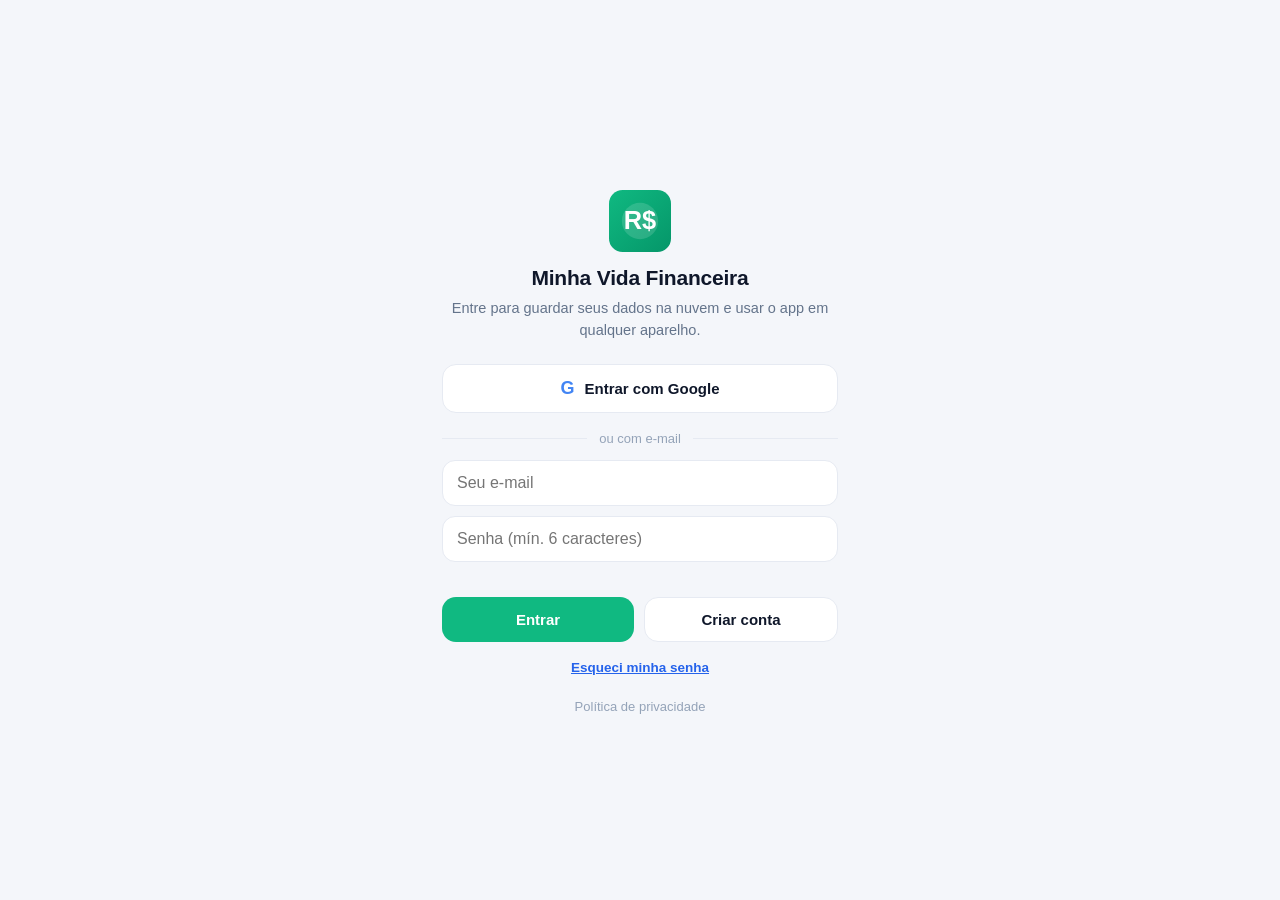
<file: index.html>
<!DOCTYPE html>
<html lang="pt-BR">
<head>
<meta charset="utf-8">
<!-- interactive-widget: teclado não cobre o formulário (Chrome/Samsung) -->
<meta name="viewport" content="width=device-width, initial-scale=1, viewport-fit=cover, maximum-scale=1, interactive-widget=resizes-content">
<!-- impede o Android de forçar "modo escuro" automático na interface -->
<meta name="color-scheme" content="light">
<meta name="theme-color" content="#10b981">
<meta name="description" content="Controle financeiro pessoal: entradas, saídas, cartões de crédito e gastos de terceiros no seu cartão.">
<title>Minha Vida Financeira</title>

<!-- iOS (Safari): instalar como aplicativo -->
<meta name="apple-mobile-web-app-capable" content="yes">
<meta name="mobile-web-app-capable" content="yes">
<meta name="apple-mobile-web-app-status-bar-style" content="default">
<meta name="apple-mobile-web-app-title" content="Finanças">
<link rel="manifest" href="manifest.webmanifest">
<link rel="icon" href="icon.svg" type="image/svg+xml">
<link rel="apple-touch-icon" href="apple-touch-icon.png">
<link rel="stylesheet" href="styles.css">
</head>
<body>

<div id="app">
  <main id="view" aria-live="polite"></main>

  <button id="fab" data-act="new-tx" aria-label="Novo lançamento">
    <svg viewBox="0 0 24 24" width="26" height="26" aria-hidden="true"><path d="M12 5v14M5 12h14" stroke="currentColor" stroke-width="2.4" stroke-linecap="round"/></svg>
  </button>

  <nav id="tabbar">
    <button data-route="home" class="active"><span class="ico">🏠</span><span class="lbl">Início</span></button>
    <button data-route="tx"><span class="ico">🧾</span><span class="lbl">Lançamentos</span></button>
    <button data-route="cards"><span class="ico">💳</span><span class="lbl">Cartões</span></button>
    <button data-route="third"><span class="ico">👥</span><span class="lbl">Terceiros</span></button>
    <button data-route="report"><span class="ico">📊</span><span class="lbl">Relatórios</span></button>
  </nav>
</div>

<div id="modal-root"></div>
<div id="lock-root"></div>
<div id="login-root"></div>
<div id="toast" role="status"></div>

<script src="store.js"></script>
<!-- gerador de QR (só é usado em "Compartilhar com terceiro" — v1.9.1) -->
<script src="qrcode.js"></script>
<!-- desenho do relatório (v1.11.0 — PDF do mês).
     O jsPDF (jspdf.umd.min.js, 356 KB) NÃO é mais carregado aqui: desde a
     v1.12.0 ele só é baixado quando a pessoa pede o PDF (relatorio.js
     injeta o <script> na hora — o service worker guarda para o offline). -->
<script src="relatorio.js"></script>
<script src="app.js"></script>
</body>
</html>
</file>
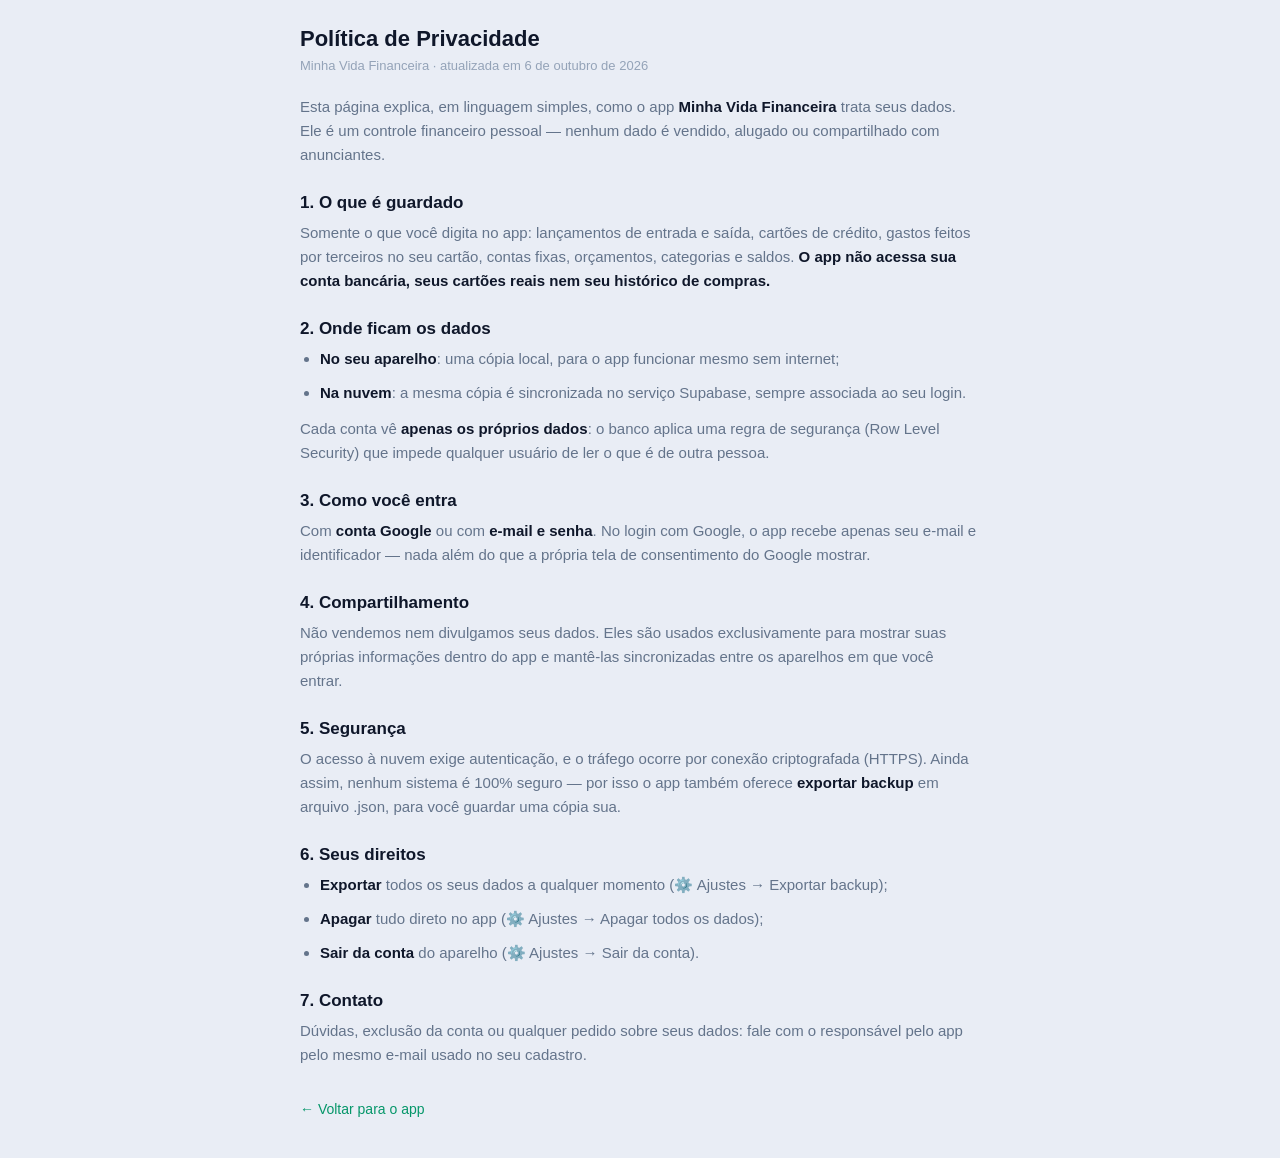
<file: privacidade.html>
<!DOCTYPE html>
<html lang="pt-BR">
<head>
<meta charset="utf-8">
<meta name="viewport" content="width=device-width, initial-scale=1, viewport-fit=cover">
<meta name="color-scheme" content="light">
<meta name="theme-color" content="#10b981">
<title>Política de Privacidade · Minha Vida Financeira</title>
<link rel="icon" href="icon.svg" type="image/svg+xml">
<link rel="stylesheet" href="styles.css">
<style>
  .pv { max-width: 720px; margin: 0 auto; padding: 26px 20px calc(40px + env(safe-area-inset-bottom)); }
  .pv h1 { font-size: 22px; margin: 0 0 6px; }
  .pv .data { color: var(--ink-3); font-size: 13px; margin-bottom: 22px; }
  .pv h2 { font-size: 17px; margin: 26px 0 8px; }
  .pv p, .pv li { font-size: 15px; line-height: 1.6; color: var(--ink-2); margin: 0 0 10px; }
  .pv ul { padding-left: 20px; margin: 0 0 12px; }
  .pv b { color: var(--ink); }
  .pv a { color: var(--brand-d); }
  .pv .voltar { display: inline-block; margin-top: 24px; font-size: 14px; text-decoration: none; }
</style>
</head>
<body>
<div class="pv">
  <h1>Política de Privacidade</h1>
  <div class="data">Minha Vida Financeira · atualizada em 6 de outubro de 2026</div>

  <p>Esta página explica, em linguagem simples, como o app <b>Minha Vida Financeira</b> trata seus dados. Ele é um controle financeiro pessoal — nenhum dado é vendido, alugado ou compartilhado com anunciantes.</p>

  <h2>1. O que é guardado</h2>
  <p>Somente o que você digita no app: lançamentos de entrada e saída, cartões de crédito, gastos feitos por terceiros no seu cartão, contas fixas, orçamentos, categorias e saldos. <b>O app não acessa sua conta bancária, seus cartões reais nem seu histórico de compras.</b></p>

  <h2>2. Onde ficam os dados</h2>
  <ul>
    <li><b>No seu aparelho</b>: uma cópia local, para o app funcionar mesmo sem internet;</li>
    <li><b>Na nuvem</b>: a mesma cópia é sincronizada no serviço Supabase, sempre associada ao seu login.</li>
  </ul>
  <p>Cada conta vê <b>apenas os próprios dados</b>: o banco aplica uma regra de segurança (Row Level Security) que impede qualquer usuário de ler o que é de outra pessoa.</p>

  <h2>3. Como você entra</h2>
  <p>Com <b>conta Google</b> ou com <b>e-mail e senha</b>. No login com Google, o app recebe apenas seu e-mail e identificador — nada além do que a própria tela de consentimento do Google mostrar.</p>

  <h2>4. Compartilhamento</h2>
  <p>Não vendemos nem divulgamos seus dados. Eles são usados exclusivamente para mostrar suas próprias informações dentro do app e mantê-las sincronizadas entre os aparelhos em que você entrar.</p>

  <h2>5. Segurança</h2>
  <p>O acesso à nuvem exige autenticação, e o tráfego ocorre por conexão criptografada (HTTPS). Ainda assim, nenhum sistema é 100% seguro — por isso o app também oferece <b>exportar backup</b> em arquivo .json, para você guardar uma cópia sua.</p>

  <h2>6. Seus direitos</h2>
  <ul>
    <li><b>Exportar</b> todos os seus dados a qualquer momento (⚙️ Ajustes → Exportar backup);</li>
    <li><b>Apagar</b> tudo direto no app (⚙️ Ajustes → Apagar todos os dados);</li>
    <li><b>Sair da conta</b> do aparelho (⚙️ Ajustes → Sair da conta).</li>
  </ul>

  <h2>7. Contato</h2>
  <p>Dúvidas, exclusão da conta ou qualquer pedido sobre seus dados: fale com o responsável pelo app pelo mesmo e-mail usado no seu cadastro.</p>

  <a class="voltar" href="./">← Voltar para o app</a>
</div>
</body>
</html>
</file>
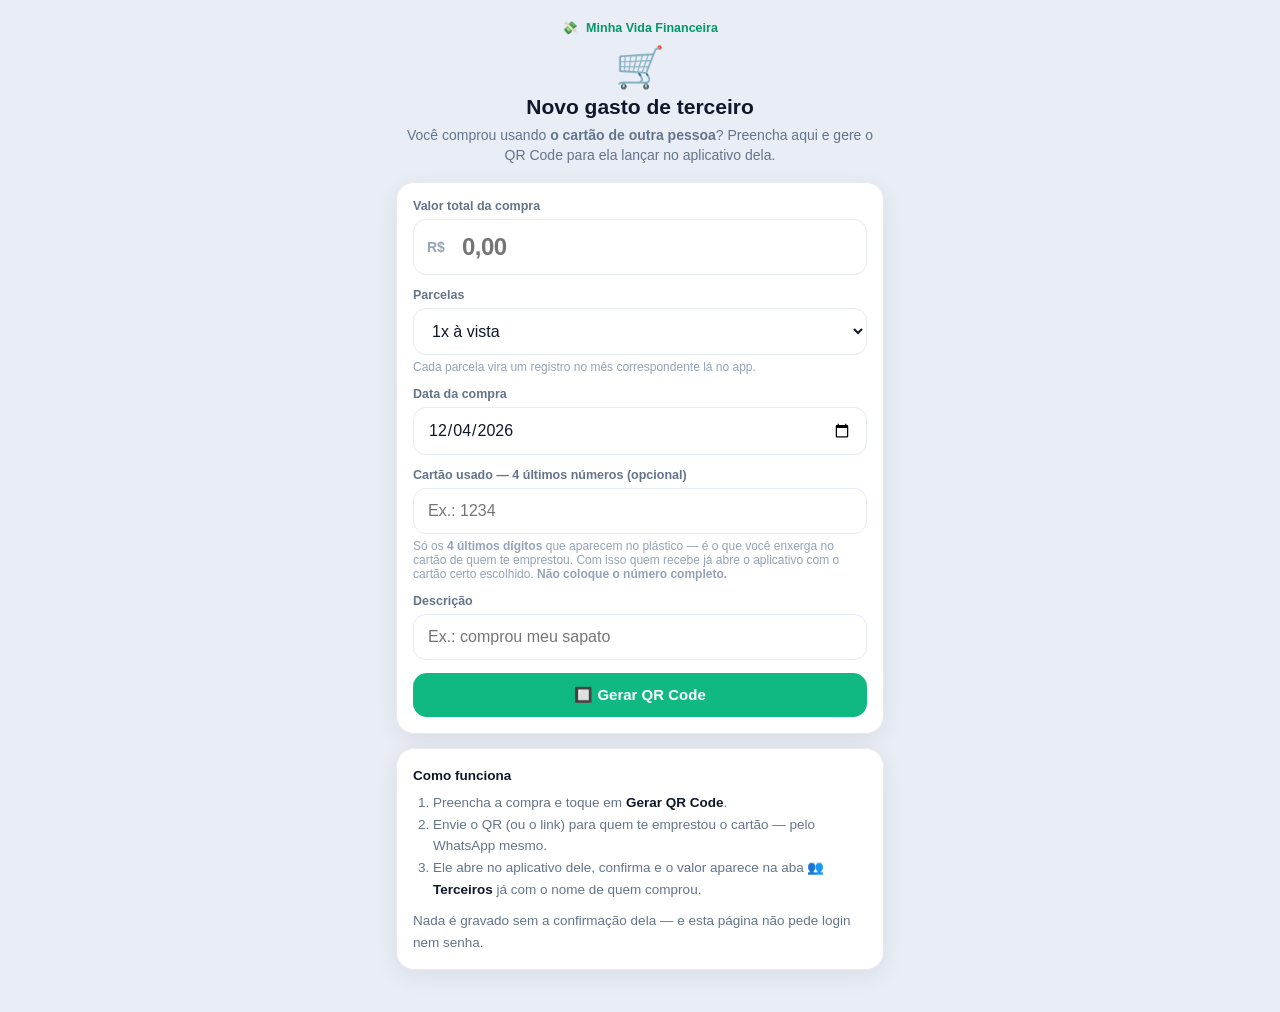
<file: terceiro.html>
<!DOCTYPE html>
<html lang="pt-BR">
<head>
<meta charset="utf-8">
<!-- interactive-widget: teclado não cobre o formulário -->
<meta name="viewport" content="width=device-width, initial-scale=1, viewport-fit=cover, maximum-scale=1, interactive-widget=resizes-content">
<meta name="color-scheme" content="light">
<meta name="theme-color" content="#10b981">
<meta name="robots" content="noindex, nofollow">
<meta name="description" content="Gere o QR Code de um gasto feito no cartão de outra pessoa para ela lançar no app dela.">
<title>Novo gasto de terceiro · Minha Vida Financeira</title>
<link rel="icon" href="icon.svg" type="image/svg+xml">
<link rel="apple-touch-icon" href="apple-touch-icon.png">
<link rel="stylesheet" href="styles.css">
<style>
  /* página pública (sem login) — coluna única estilo app */
  #tg { max-width: 520px; margin: 0 auto; padding: 20px 16px calc(env(safe-area-inset-bottom, 0px) + 30px); }
  #tg .hd { text-align: center; margin-bottom: 16px; }
  #tg .hd .big { font-size: 40px; line-height: 1; }
  #tg .hd h1 { font-size: 21px; margin: 8px 0 6px; }
  #tg .hd p { font-size: 14px; color: var(--ink-2); margin: 0; line-height: 1.45; }
  #tg .card + .card { margin-top: 14px; }
  #tg .qr-img { text-align: center; padding: 6px 0 2px; }
  #tg .qr-img img { width: 100%; max-width: 250px; height: auto; image-rendering: pixelated; border-radius: 12px; }
  #tg .qr-resumo { text-align: center; font-weight: 700; margin: 6px 0 12px; }
  #tg .qr-btns { display: grid; gap: 9px; }
  #tg .qr-btns .btn { width: 100%; text-decoration: none; text-align: center; display: block; }
  #tg .passos { font-size: 13.5px; color: var(--ink-2); line-height: 1.6; }
  #tg .passos b { color: var(--ink); }
  #tg .passos ol { margin: 6px 0 0; padding-left: 20px; }
  #tg .sec-title { font-size: 13px; font-weight: 800; color: var(--ink-2); text-transform: uppercase; letter-spacing: .4px; margin-bottom: 8px; }
  #tg .topo { display: flex; align-items: center; gap: 8px; justify-content: center; font-size: 12.5px; color: var(--ink-3); margin-bottom: 12px; }
  #tg .topo a { color: var(--brand-d); text-decoration: none; font-weight: 700; }
  #tg .ok { color: var(--brand-d); font-weight: 700; text-align: center; font-size: 13.5px; margin-top: 8px; min-height: 18px; }
</style>
</head>
<body>
<main id="tg">

  <div class="topo">💸 <a href="./">Minha Vida Financeira</a></div>

  <div class="hd">
    <div class="big">🛒</div>
    <h1>Novo gasto de terceiro</h1>
    <p>Você comprou usando <b>o cartão de outra pessoa</b>? Preencha aqui e gere o QR Code
       para ela lançar no aplicativo dela.</p>
  </div>

  <div class="card" style="padding:16px">
    <form id="tgForm">
      <div class="field">
        <label id="tgAmtLabel" for="v">Valor total da compra</label>
        <div class="amount-wrap"><span class="cur">R$</span>
          <input id="v" name="v" inputmode="decimal" placeholder="0,00" autocomplete="off" required>
        </div>
      </div>

      <div class="field">
        <label for="p">Parcelas</label>
        <select id="p" name="p"></select>
        <div class="seg seg-vmode" id="vmField" hidden>
          <label class="s-tot"><input type="radio" name="vmode" value="total" checked><span>Valor total</span></label>
          <label class="s-pc"><input type="radio" name="vmode" value="parc"><span>Valor da parcela</span></label>
        </div>
        <div class="hint strong" id="prev"></div>
        <div class="hint">Cada parcela vira um registro no mês correspondente lá no app.</div>
      </div>

      <div class="field">
        <label for="dt">Data da compra</label>
        <input type="date" id="dt" name="dt">
      </div>

      <div class="field">
        <label for="cf">Cartão usado — 4 últimos números (opcional)</label>
        <input id="cf" name="cf" inputmode="numeric" maxlength="4" placeholder="Ex.: 1234" autocomplete="off">
        <div class="hint">Só os <b>4 últimos dígitos</b> que aparecem no plástico — é o que
          você enxerga no cartão de quem te emprestou. Com isso quem recebe já abre o
          aplicativo com o cartão certo escolhido. <b>Não coloque o número completo.</b></div>
      </div>

      <div class="field">
        <label for="d">Descrição</label>
        <input id="d" name="d" maxlength="80" placeholder="Ex.: comprou meu sapato" autocomplete="off">
      </div>

      <button class="btn" type="submit" style="width:100%">🔲 Gerar QR Code</button>
    </form>
  </div>

  <div class="card" id="qrBox" hidden style="padding:16px">
    <div class="sec-title">QR Code gerado</div>
    <div class="qr-img" id="qrImg"></div>
    <div class="qr-resumo" id="qrResumo"></div>
    <div class="field"><label for="qrLinkOut">Link gerado</label>
      <input id="qrLinkOut" readonly value=""></div>
    <div class="qr-btns">
      <button class="btn" id="btShare" type="button">📤 Compartilhar</button>
      <button class="btn ghost" id="btZap" type="button">🟢 Enviar no WhatsApp</button>
      <button class="btn ghost" id="btCopy" type="button">📋 Copiar link</button>
      <a class="btn ghost" id="btSave" download="gasto-terceiro.png" href="#">⬇️ Salvar imagem do QR</a>
    </div>
    <div class="ok" id="qrOk"></div>
    <div class="hint" style="margin-top:10px">A pessoa aponta a câmera (ou abre o link), o aplicativo
      abre sozinho mostrando os dados e ela só confirma.</div>
  </div>

  <div class="card passos" style="padding:16px">
    <b>Como funciona</b>
    <ol>
      <li>Preencha a compra e toque em <b>Gerar QR Code</b>.</li>
      <li>Envie o QR (ou o link) para quem te emprestou o cartão — pelo WhatsApp mesmo.</li>
      <li>Ele abre no aplicativo dele, confirma e o valor aparece na aba
          <b>👥 Terceiros</b> já com o nome de quem comprou.</li>
    </ol>
    <div style="margin-top:10px">Nada é gravado sem a confirmação dela — e esta página não pede
      login nem senha.</div>
  </div>

</main>

<script src="qrcode.js"></script>
<script>
(function () {
  "use strict";

  /* mesma regra do app: dinheiro é SEMPRE inteiro em centavos */
  function parseMoney(s) {
    s = String(s == null ? "" : s).trim().replace(/R\$\s?/g, "");
    if (!s) return 0;
    if (s.includes(",")) s = s.replace(/\./g, "").replace(",", ".");
    s = s.replace(/[^\d.\-]/g, "");
    var n = parseFloat(s);
    return isNaN(n) ? 0 : Math.round(n * 100);
  }
  function fmt(cents) {
    return (cents / 100).toLocaleString("pt-BR", { style: "currency", currency: "BRL" });
  }
  function hoje() { return new Date().toISOString().slice(0, 10); }
  function dataBR(iso) {
    if (!/^\d{4}-\d{2}-\d{2}$/.test(iso || "")) return "";
    var p = iso.split("-");
    return p[2] + "/" + p[1] + "/" + p[0];
  }

  /* link do app dono dos dados: esta mesma página, sem "terceiro.html" */
  function baseApp() {
    return location.href.split("#")[0].split("?")[0].replace(/terceiro\.html$/, "");
  }

  var $ = function (s) { return document.querySelector(s); };
  var v = $("#v"), p = $("#p"), dt = $("#dt"), d = $("#d");
  var vmField = $("#vmField"), prev = $("#prev"), amtLabel = $("#tgAmtLabel");

  /* 1x a 24x — mesmo texto do app */
  var opts = "";
  for (var n = 1; n <= 24; n++) {
    opts += '<option value="' + n + '">' + n + "x " + (n > 1 ? "(mês a mês)" : "à vista") + "</option>";
  }
  p.innerHTML = opts;
  dt.value = hoje();

  function modo() {
    var r = document.querySelector('input[name="vmode"]:checked');
    return vmField.hidden ? "total" : (r ? r.value : "total");
  }
  function totalCents() {
    var bruto = parseMoney(v.value);
    var n = Number(p.value) || 1;
    if (n > 1 && modo() === "parc") return bruto * n;
    return bruto;
  }

  /* prévia idêntica à do aplicativo */
  function sync() {
    var n = Number(p.value) || 1;
    vmField.hidden = !(n > 1);
    amtLabel.textContent = n > 1 && modo() === "parc" ? "Valor da parcela" : "Valor total da compra";
    var bruto = parseMoney(v.value);
    if (!(n > 1)) { prev.textContent = ""; return; }
    if (modo() === "total") {
      var unit = Math.floor(bruto / n), resto = bruto - unit * n;
      prev.textContent = !bruto
        ? "Informe o total da compra — ele é dividido em " + n + "x"
        : n + "x de " + fmt(unit) + (resto ? " a " + fmt(unit + 1) : "") + " = " + fmt(bruto);
    } else {
      prev.textContent = !bruto ? "Informe o valor de cada parcela"
        : "Total da compra: " + fmt(bruto * n);
    }
  }
  v.addEventListener("input", sync);
  p.addEventListener("change", sync);
  document.addEventListener("change", function (e) {
    if (e.target && e.target.name === "vmode") sync();
  });
  sync();

  /* ---------------- QR ---------------- */
  var linkAtual = "", textoAtual = "", qrObj = null;

  function resumo(total, n, iso, desc, cf) {
    return (desc ? desc + " · " : "") + fmt(total) + (n > 1 ? " em " + n + "x" : "") +
           " · " + dataBR(iso) + (cf ? " · cartão •" + cf : "");
  }

  $("#tgForm").addEventListener("submit", function (e) {
    e.preventDefault();
    var total = totalCents();
    if (!(total > 0)) { v.focus(); return; }
    var n = Number(p.value) || 1;
    var iso = dt.value || hoje();
    var desc = String(d.value || "").trim().slice(0, 80);
    /* v1.14.0: 4 últimos números do cartão — é o que está impresso no
       plástico, então dá para o terceiro preencher. Opcional. */
    var cf = String($("#cf").value || "").replace(/\D/g, "").slice(0, 4);

    var qs = "?v=" + total + "&dt=" + encodeURIComponent(iso) +
             "&p=" + n + (cf ? "&cf=" + encodeURIComponent(cf) : "") +
             (desc ? "&d=" + encodeURIComponent(desc) : "");
    linkAtual = baseApp() + "#/receber" + qs;
    textoAtual = "Gasto de terceiro: " + resumo(total, n, iso, desc, cf);

    try {
      qrObj = qrcode(0, "M");
      qrObj.addData(linkAtual);
      qrObj.make();
      $("#qrImg").innerHTML = qrObj.createImgTag(6, 10, "QR Code do gasto");
      $("#btSave").href = qrObj.createDataURL(10, 12);
    } catch (err) {
      $("#qrImg").innerHTML = "";
      $("#btSave").href = "#";
    }

    $("#qrResumo").textContent = resumo(total, n, iso, desc, cf);
    $("#qrLinkOut").value = linkAtual;
    $("#qrBox").hidden = false;
    $("#qrOk").textContent = "";
    $("#qrBox").scrollIntoView({ behavior: "smooth", block: "start" });
  });

  function copiar(txt, ok) {
    var done = function () { $("#qrOk").textContent = ok; };
    if (navigator.clipboard && navigator.clipboard.writeText) {
      navigator.clipboard.writeText(txt).then(done, function () { reserva(txt, done); });
    } else reserva(txt, done);
  }
  function reserva(txt, done) {
    var ta = document.createElement("textarea");
    ta.value = txt;
    ta.style.cssText = "position:fixed;top:-999px;opacity:0";
    document.body.appendChild(ta);
    ta.select();
    try { document.execCommand("copy"); done(); } catch (e) { $("#qrOk").textContent = "Copie manualmente: " + txt; }
    document.body.removeChild(ta);
  }

  $("#btShare").addEventListener("click", function () {
    if (navigator.share) {
      navigator.share({ title: "Gasto de terceiro", text: textoAtual, url: linkAtual })
        .catch(function () {});
    } else {
      copiar(textoAtual + " " + linkAtual, "Link copiado ✓ — mande no WhatsApp");
    }
  });
  $("#btZap").addEventListener("click", function () {
    location.href = "https://wa.me/?text=" + encodeURIComponent(textoAtual + "\n" + linkAtual);
  });
  $("#btCopy").addEventListener("click", function () {
    copiar(linkAtual, "Link copiado ✓");
  });
  /* baixa a imagem do QR — o gerador devolve GIF, então converte em PNG
     (canvas não é bloqueado por data URL); se falhar, baixa o original */
  $("#btSave").addEventListener("click", function (e) {
    var gif = this.getAttribute("href");
    if (!gif || gif === "#") return e.preventDefault();
    e.preventDefault();
    var baixar = function (url, nome) {
      var a = document.createElement("a");
      a.href = url;
      a.download = nome;
      document.body.appendChild(a);
      a.click();
      document.body.removeChild(a);
    };
    var im = new Image();
    im.onload = function () {
      try {
        var cv = document.createElement("canvas");
        cv.width = im.width;
        cv.height = im.height;
        cv.getContext("2d").drawImage(im, 0, 0);
        baixar(cv.toDataURL("image/png"), "gasto-terceiro.png");
      } catch (err) {
        baixar(gif, "gasto-terceiro.gif");
      }
    };
    im.onerror = function () { baixar(gif, "gasto-terceiro.gif"); };
    im.src = gif;
  });
})();
</script>
</body>
</html>
</file>
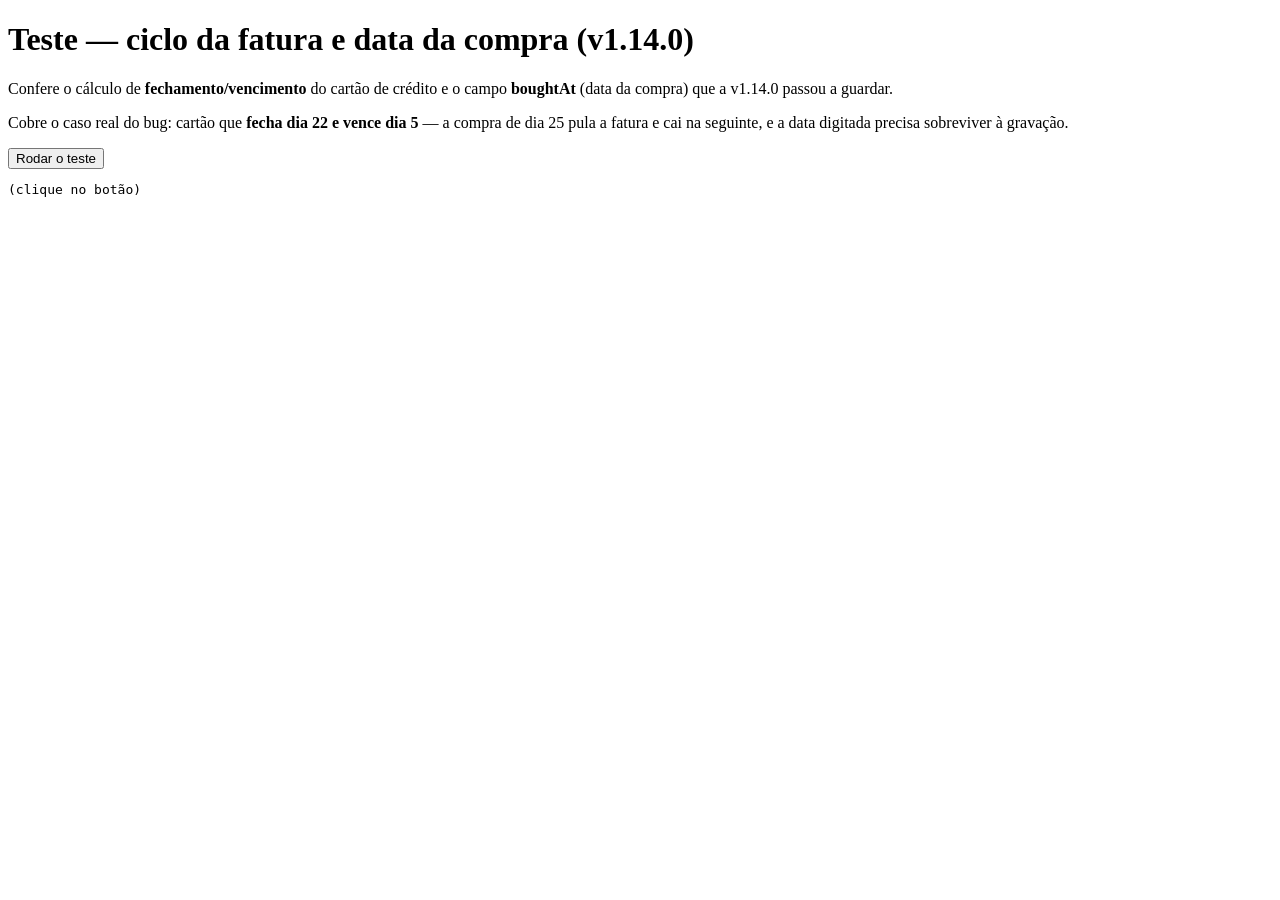
<file: testes/_teste_ciclo.html>
<!DOCTYPE html>
<html lang="pt-BR">
<head><meta charset="utf-8"><title>teste: ciclo da fatura e data da compra</title></head>
<body>
<h1>Teste — ciclo da fatura e data da compra (v1.14.0)</h1>
<p>Confere o cálculo de <b>fechamento/vencimento</b> do cartão de crédito e o
   campo <b>boughtAt</b> (data da compra) que a v1.14.0 passou a guardar.</p>
<p>Cobre o caso real do bug: cartão que <b>fecha dia 22 e vence dia 5</b> —
   a compra de dia 25 pula a fatura e cai na seguinte, e a data digitada
   precisa sobreviver à gravação.</p>
<button id="rodar">Rodar o teste</button>
<pre id="saida">(clique no botão)</pre>

<script>
/* =====================================================================
   BLINDAGEM DE SESSÃO (igual à da página de importação)
   Esconde a chave enquanto o teste roda e devolve no fim — assim nada
   aqui empurra para a nuvem de verdade.
   ===================================================================== */
(function () {
  var CHAVE = "fin_session_v1";
  try {
    var guardada = sessionStorage.getItem("sessao_guardada_pelo_teste");
    if (guardada === null && localStorage.getItem(CHAVE) !== null) {
      sessionStorage.setItem("sessao_guardada_pelo_teste", localStorage.getItem(CHAVE));
      localStorage.removeItem(CHAVE);
    }
    window.addEventListener("beforeunload", devolver);
  } catch (e) { /* sem storage: segue sem blindar */ }

  function devolver() {
    try {
      var g = sessionStorage.getItem("sessao_guardada_pelo_teste");
      if (g !== null) {
        localStorage.setItem(CHAVE, g);
        sessionStorage.removeItem("sessao_guardada_pelo_teste");
      }
    } catch (e) { /* nada a fazer */ }
  }
  window.__devolverSessao = devolver;
})();
</script>
<script src="../store.js"></script>
<script>
var sessaoVisivel = false;
try { sessaoVisivel = localStorage.getItem("fin_session_v1") !== null; } catch (e) {}
if (sessaoVisivel) {
  document.getElementById("saida").textContent =
    "⚠️ A sessão não foi escondida — saia da sua conta ou use a conta de teste.";
}

var ok = 0, falhas = 0, linhas = [];
function conf(nome, cond) {
  if (cond) { ok++; linhas.push("  ✅ " + nome); }
  else { falhas++; linhas.push("  ❌ " + nome); }
}
function isoCurto(d) {
  return d ? d.slice(0, 10) : null;
}

document.getElementById("rodar").onclick = function () {
  var btn = this, saida = document.getElementById("saida");
  btn.disabled = true; saida.textContent = "Rodando...";
  ok = 0; falhas = 0; linhas = [];

  /* estado de antes, para não deixar sujeira */
  var antes = JSON.parse(JSON.stringify(Store.data || {}));

  try {
    Store.reset();

    /* =================================================================
       1. CICLO — o cartão do bug: fecha 22, vence 5
       ================================================================= */
    linhas.push("── ciclo: fecha dia 22, vence dia 5");
    var c22 = Store.addCard({ kind: "credito", name: "Cartao22", final: "9999",
                              closing: 22, due: 5, limit: 0 });

    var r = Store.cicloFatura(c22.id, "2026-09-15");
    conf("compra dia 15 entra na fatura que fecha 22/09", r && r.fecha === "2026-09-22");
    conf("  ...e vence 05/10", r && r.vence === "2026-10-05");

    r = Store.cicloFatura(c22.id, "2026-09-25");
    conf("compra dia 25 PERDE o fechamento do dia 22", r && r.fecha === "2026-10-22");
    conf("  ...e vence 05/11 (não 05/10)", r && r.vence === "2026-11-05");

    r = Store.cicloFatura(c22.id, "2026-10-03");
    conf("compra dia 03/10 cai na fatura de 22/10", r && r.fecha === "2026-10-22");
    conf("  ...vence 05/11", r && r.vence === "2026-11-05");

    r = Store.cicloFatura(c22.id, "2026-10-22");
    conf("compra NO dia do fechamento ainda entra nela (>= )", r && r.fecha === "2026-10-22");

    r = Store.cicloFatura(c22.id, "2026-10-25");
    conf("compra dia 25/10 vai para a fatura de 22/11", r && r.fecha === "2026-11-22");
    conf("  ...vence 05/12", r && r.vence === "2026-12-05");

    linhas.push("");
    linhas.push("── invariantes do ciclo");
    var datas = ["2026-09-01", "2026-09-15", "2026-09-22", "2026-09-23",
                 "2026-10-05", "2026-10-22", "2026-10-23", "2026-11-30"];
    conf("o vencimento é SEMPRE depois do fechamento",
      datas.every(function (d) {
        var x = Store.cicloFatura(c22.id, d);
        return x && x.vence > x.fecha;
      }));
    conf("a fatura sempre fecha no dia 22",
      datas.every(function (d) {
        var x = Store.cicloFatura(c22.id, d);
        return x && Number(x.fecha.slice(8, 10)) === 22;
      }));
    conf("o vencimento sempre cai no dia 05",
      datas.every(function (d) {
        var x = Store.cicloFatura(c22.id, d);
        return x && Number(x.vence.slice(8, 10)) === 5;
      }));
    conf("compra no dia do vencimento cai na fatura SEGUINTE — o cartão já tinha fechado no dia 22",
      Store.cicloFatura(c22.id, "2026-11-05").vence === "2026-12-05");

    /* =================================================================
       2. CICLO — fechamento antes do vencimento (mesmo mês)
       ================================================================= */
    linhas.push("");
    linhas.push("── ciclo: fecha dia 1, vence dia 5");
    var c1 = Store.addCard({ kind: "credito", name: "Cartao1", final: "1111",
                             closing: 1, due: 5, limit: 0 });
    r = Store.cicloFatura(c1.id, "2026-09-25");
    conf("compra dia 25/09 entra no fechamento de 01/10", r && r.fecha === "2026-10-01");
    conf("  ...vence 05/10", r && r.vence === "2026-10-05");

    linhas.push("");
    linhas.push("── ciclo: fecha dia 3, vence dia 10 (mês igual)");
    var c3 = Store.addCard({ kind: "credito", name: "Cartao3", final: "3333",
                             closing: 3, due: 10, limit: 0 });
    r = Store.cicloFatura(c3.id, "2026-10-03");
    conf("compra no próprio dia do fechamento fica nele", r && r.fecha === "2026-10-03");
    conf("  ...vence 10/10 (vencimento DEPOIS do fechamento = mesmo mês)",
      r && r.vence === "2026-10-10");

    /* =================================================================
       3. CICLO — o que NÃO tem fatura
       ================================================================= */
    linhas.push("");
    linhas.push("── ciclo: quem não tem fatura");
    var vale = Store.addCard({ kind: "vale", name: "ValeVR", sub: "vr",
                               credito: 50000, closing: 1, due: 1 });
    conf("vale (VR/VA) não tem ciclo de fatura",
      Store.cicloFatura(vale.id, "2026-10-03") === null);
    conf("cartão inexistente devolve null",
      Store.cicloFatura("card_nadaaqui", "2026-10-03") === null);
    conf("data inválida devolve null",
      Store.cicloFatura(c3.id, "abc") === null);

    /* =================================================================
       4. DATA DA COMPRA (boughtAt) — o coração do fix
       ================================================================= */
    linhas.push("");
    linhas.push("── data da compra (boughtAt)");
    var t = Store.addTx({ type: "out", amount: 50000, date: "2026-09-25",
                          catId: "out_outros", cardId: c22.id });
    conf("lançamento novo nasce com boughtAt null", t.boughtAt === null);
    conf("  ...null de verdade, não undefined", "boughtAt" in t);

    /* simula o que o app.js faz ao lançar no cartão */
    var ciclo = Store.cicloFatura(t.cardId, t.date);
    t.boughtAt = t.date;
    t.date = ciclo.vence;

    conf("a data da compra ficou guardada em boughtAt", t.boughtAt === "2026-09-25");
    conf("date virou o vencimento da fatura", t.date === "2026-11-05");
    conf("dataCompra() devolve o dia da compra",
      Store.dataCompra(t) === "2026-09-25");
    conf("compraDifere() é true (as duas datas são diferentes)",
      Store.compraDifere(t) === true);

    linhas.push("");
    linhas.push("── data da compra: registro antigo (sem boughtAt)");
    var antigo = Store.addTx({ type: "out", amount: 1000, date: "2026-10-10",
                               catId: "out_outros" });
    conf("sem boughtAt, dataCompra() cai na própria date",
      Store.dataCompra(antigo) === "2026-10-10");
    conf("compraDifere() é false — nada a mostrar na tela",
      Store.compraDifere(antigo) === false);

    /* boughtAt igual a date: não difere, não mostra pill */
    var igual = Store.addTx({ type: "out", amount: 1000, date: "2026-10-10",
                              catId: "out_outros", boughtAt: "2026-10-10" });
    conf("boughtAt igual a date: compraDifere() é false",
      Store.compraDifere(igual) === false);

    /* =================================================================
       5. TERCEIROS — mesma regra
       ================================================================= */
    linhas.push("");
    linhas.push("── terceiros");
    var td = Store.addThird({ person: "Maria", amount: 30000, date: "2026-10-03",
                              cardId: c22.id });
    conf("terceiro novo nasce com boughtAt null", td.boughtAt === null);
    var ciclo3 = Store.cicloFatura(td.cardId, td.date);
    td.boughtAt = td.date;
    td.date = ciclo3.vence;
    conf("terceiro guarda a data da compra", td.boughtAt === "2026-10-03");
    conf("  ...e a parcela vence no ciclo certo", td.date === "2026-11-05");
    conf("dataCompra() do terceiro devolve a compra",
      Store.dataCompra(td) === "2026-10-03");

    /* =================================================================
       6. MIGRATE — backup antigo ganha boughtAt null
       ================================================================= */
    linhas.push("");
    linhas.push("── migrate: backup antigo");
    var exportado = JSON.parse(Store.exportJSON());
    delete exportado.transactions[0].boughtAt;
    delete exportado.transactions[1].boughtAt;
    delete exportado.third[0].boughtAt;
    Store.importJSON(JSON.stringify(exportado));

    /* O importJSON TROCA o objeto db inteiro — releia por id, não guarde
       referência velha. */
    var tudoComCampo = Store.data.transactions.every(function (x) {
      return "boughtAt" in x;
    }) && Store.data.third.every(function (x) {
      return "boughtAt" in x;
    });
    conf("depois do migrate TODOS os registros têm boughtAt", tudoComCampo);
    conf("os que não tinham viraram null (não undefined)",
      Store.data.transactions.filter(function (x) { return x.boughtAt === null; }).length >= 2);

    /* round-trip: exportar de novo e conferir que o campo viaja */
    var exportado2 = JSON.parse(Store.exportJSON());
    conf("boughtAt viaja no export (backup)",
      exportado2.transactions.every(function (x) { return "boughtAt" in x; }));

    /* =================================================================
       7. DIA 31 em mês de 30 dias (fechamento não pode estourar)
       ================================================================= */
    linhas.push("");
    linhas.push("── fechamento dia 31 em mês de 30 dias");
    var c31 = Store.addCard({ kind: "credito", name: "Cartao31", final: "4444",
                              closing: 31, due: 10, limit: 0 });
    r = Store.cicloFatura(c31.id, "2026-04-10");
    conf("abril (30 dias): fecha encurta para 30/04", r && r.fecha === "2026-04-30");
    conf("  ...e vence 10/05", r && r.vence === "2026-05-10");

    linhas.push("");
    linhas.push("── fechamento dia 31 cruzando o ano");
    r = Store.cicloFatura(c31.id, "2026-12-15");
    conf("compra em dezembro fecha em 31/12", r && r.fecha === "2026-12-31");
    conf("  ...vence 10/01 do ano seguinte", r && r.vence === "2027-01-10");
  } catch (e) {
    linhas.push("");
    linhas.push("❌ parou no meio: " + (e && e.message ? e.message : e));
    if (e && e.stack) linhas.push(String(e.stack).split("\n").slice(0, 3).join("\n"));
  }

  /* devolve o estado de antes */
  try {
    Store.importJSON(JSON.stringify(antes));
    linhas.push("");
    linhas.push("(dados de antes restaurados ✓)");
  } catch (e) {
    linhas.push("");
    linhas.push("(não deu para restaurar — " + e.message + ")");
  }
  if (typeof window.__devolverSessao === "function") window.__devolverSessao();

  linhas.push("");
  linhas.push("total: " + ok + " ok · " + falhas + " falha(s)");
  saida.textContent = linhas.join("\n");
  btn.disabled = false;
};
</script>
</body>
</html>
</file>
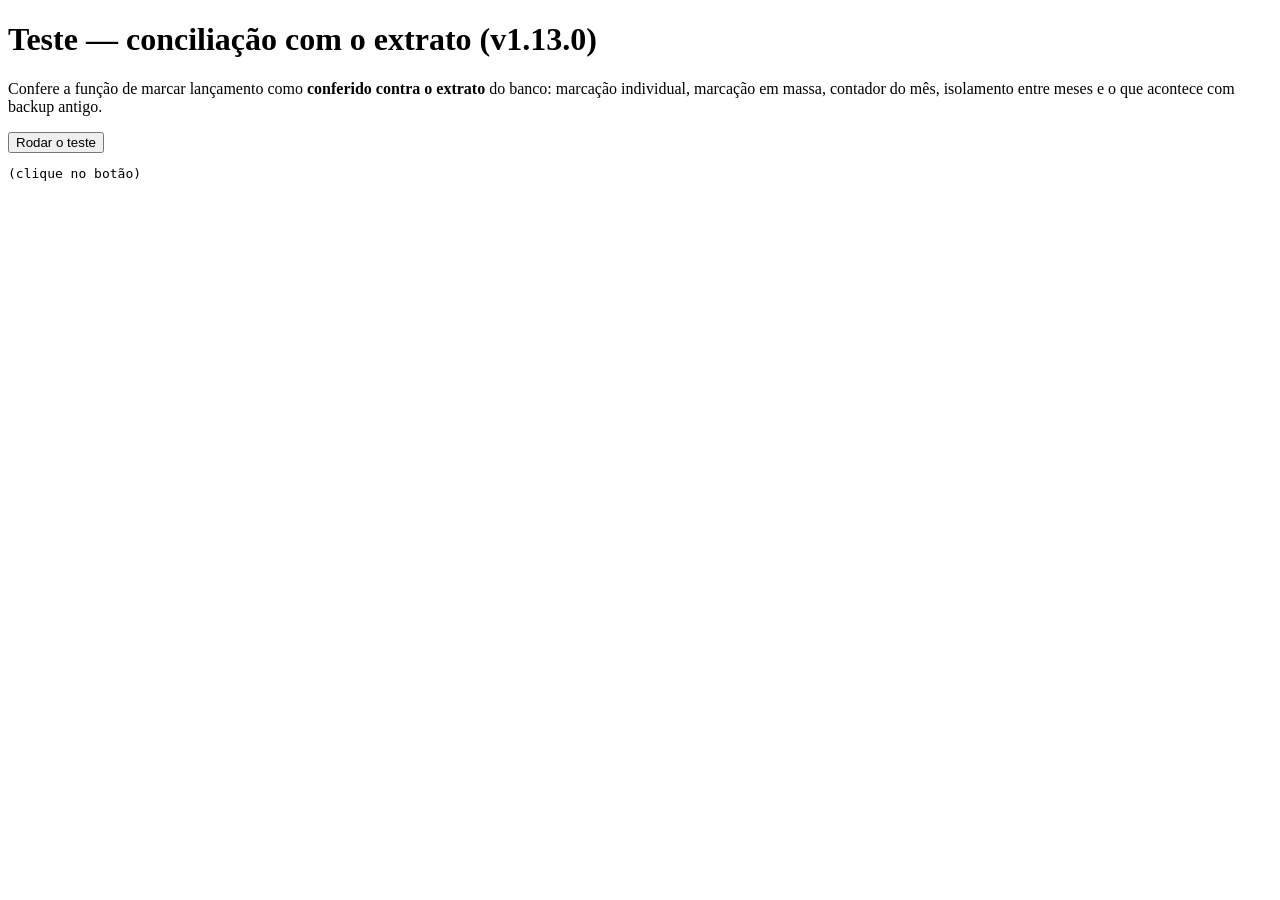
<file: testes/_teste_conciliacao.html>
<!DOCTYPE html>
<html lang="pt-BR">
<head><meta charset="utf-8"><title>teste: conciliar com o extrato</title></head>
<body>
<h1>Teste — conciliação com o extrato (v1.13.0)</h1>
<p>Confere a função de marcar lançamento como <b>conferido contra o extrato</b>
   do banco: marcação individual, marcação em massa, contador do mês,
   isolamento entre meses e o que acontece com backup antigo.</p>
<button id="rodar">Rodar o teste</button>
<pre id="saida">(clique no botão)</pre>

<script>
/* =====================================================================
   BLINDAGEM DE SESSÃO (igual à da página de importação)
   Esconde a chave enquanto o teste roda e devolve no fim — assim nada
   aqui empurra para a nuvem de verdade.
   ===================================================================== */
(function () {
  var CHAVE = "fin_session_v1";
  try {
    var guardada = sessionStorage.getItem("sessao_guardada_pelo_teste");
    if (guardada === null && localStorage.getItem(CHAVE) !== null) {
      sessionStorage.setItem("sessao_guardada_pelo_teste", localStorage.getItem(CHAVE));
      localStorage.removeItem(CHAVE);
    }
    window.addEventListener("beforeunload", devolver);
  } catch (e) { /* sem storage: segue sem blindar */ }

  function devolver() {
    try {
      var g = sessionStorage.getItem("sessao_guardada_pelo_teste");
      if (g !== null) {
        localStorage.setItem(CHAVE, g);
        sessionStorage.removeItem("sessao_guardada_pelo_teste");
      }
    } catch (e) { /* nada a fazer */ }
  }
  window.__devolverSessao = devolver;
})();
</script>
<script src="../store.js"></script>
<script>
var sessaoVisivel = false;
try { sessaoVisivel = localStorage.getItem("fin_session_v1") !== null; } catch (e) {}
if (sessaoVisivel) {
  document.getElementById("saida").textContent =
    "⚠️ A sessão não foi escondida — saia da sua conta ou use a conta de teste.";
}

var ok = 0, falhas = 0, linhas = [];
function conf(nome, cond) {
  if (cond) { ok++; linhas.push("  ✅ " + nome); }
  else { falhas++; linhas.push("  ❌ " + nome); }
}

document.getElementById("rodar").onclick = function () {
  var btn = this, saida = document.getElementById("saida");
  btn.disabled = true; saida.textContent = "Rodando...";
  ok = 0; falhas = 0; linhas = [];

  /* estado de antes, para não deixar sujeira */
  var antes = JSON.parse(JSON.stringify(Store.data || {}));

  try {
    /* ---------- base: zera e cria 3 meses conhecidos ---------- */
    Store.reset();
    var M1 = "2026-08", M2 = "2026-09", M3 = "2026-10";

    function lanc(mk, dia, valor, desc) {
      return Store.addTx({
        type: "out", amount: valor,
        date: mk + "-" + (dia < 10 ? "0" + dia : String(dia)),
        catId: "out_outros", desc: desc
      });
    }

    var a1 = lanc(M1, 5, 1000, "a1");
    var a2 = lanc(M1, 6, 2000, "a2");
    var b1 = lanc(M2, 7, 3000, "b1");
    var b2 = lanc(M2, 8, 4000, "b2");
    var b3 = lanc(M2, 9, 5000, "b3");
    var c1 = lanc(M3, 10, 6000, "c1");

    linhas.push("── base");
    conf("criou 6 lançamentos em 3 meses",
      Store.data.transactions.length === 6);
    conf("lançamento novo nasce NÃO conferido", !a1.reconciledAt);
    conf("reconciledAt é null (não undefined)",
      Store.data.transactions.every(function (t) { return t.reconciledAt === null; }));

    /* ---------- marcação individual ---------- */
    linhas.push("");
    linhas.push("── marcação individual");
    Store.toggleReconcile(a1.id);
    conf("marcar guarda uma data em reconciledAt",
      typeof a1.reconciledAt === "string" && /^\d{4}-\d{2}-\d{2}$/.test(a1.reconciledAt));
    conf("a data é de hoje", a1.reconciledAt === new Date().toISOString().slice(0, 10));
    conf("não mexeu no valor", a1.amount === 1000);
    conf("não mexeu na categoria", a1.catId === "out_outros");
    conf("não mexeu na data do lançamento", a1.date === "2026-08-05");
    conf("o outro lançamento do mês continua limpo", !a2.reconciledAt);

    Store.toggleReconcile(a1.id);
    conf("chamar de novo DESFAZ (toggle)", a1.reconciledAt === null);

    Store.toggleReconcile(a1.id, true);
    conf("forçar true marca", !!a1.reconciledAt);
    Store.toggleReconcile(a1.id, false);
    conf("forçar false limpa", a1.reconciledAt === null);
    Store.toggleReconcile(a1.id, true);

    /* ---------- contador do mês ---------- */
    linhas.push("");
    linhas.push("── contador do mês");
    var st1 = Store.reconcileStats(M1);
    conf("stats devolve total/ok/falta",
      st1.total === 2 && st1.ok === 1 && st1.falta === 1);
    var st2 = Store.reconcileStats(M2);
    conf("outro mês não foi contaminado", st2.total === 3 && st2.ok === 0 && st2.falta === 3);
    conf("mês sem lançamento devolve zeros",
      (function () { var s = Store.reconcileStats("2020-01"); return s.total === 0 && s.ok === 0; })());

    /* ---------- marcação em massa ---------- */
    linhas.push("");
    linhas.push("── marcação em massa");
    var n1 = Store.reconcileAll(M2, true);
    conf("marcar todos devolve quantos mudaram", n1 === 3);
    conf("marcou os 3 do mês", Store.reconcileStats(M2).ok === 3);
    conf("o mês vizinho não mudou", Store.reconcileStats(M1).ok === 1);
    conf("o mês seguinte não mudou", Store.reconcileStats(M3).ok === 0);

    var n2 = Store.reconcileAll(M2, true);
    conf("marcar todos de novo devolve 0 (nada mudou)", n2 === 0);

    var n3 = Store.reconcileAll(M2, false);
    conf("limpar devolve quantos mudaram", n3 === 3);
    conf("limpou o mês inteiro", Store.reconcileStats(M2).ok === 0);
    conf("não limpou o mês vizinho", Store.reconcileStats(M1).ok === 1);

    /* ---------- parcelas ---------- */
    linhas.push("");
    linhas.push("── parcelas e exclusão");
    var gid = "g_teste";
    var p1 = Store.addTx({ type: "out", amount: 1500, date: "2026-10-20",
      catId: "out_compras", desc: "Geladeira",
      group: { gid: gid, n: 1, total: 12 } });
    Store.toggleReconcile(p1.id, true);
    conf("parcela marcada sem erro", !!p1.reconciledAt);
    conf("stats contou a parcela", Store.reconcileStats(M3).ok === 1);

    Store.removeTx(p1.id);
    conf("excluir a parcela não quebra o contador",
      Store.reconcileStats(M3).ok === 0);

    conf("id inexistente não derruba", Store.toggleReconcile("tx_nao_existe") === null);

    /* ---------- backup antigo: migração ---------- */
    linhas.push("");
    linhas.push("── backup antigo e migração");
    var antigo = {
      version: "1.4.0",
      transactions: [
        { id: "tx_ant_1", type: "out", value: 4550, date: "2026-08-10", catId: "out_outros", desc: "Mercado" },
        { id: "tx_ant_2", type: "in",  value: 320000, date: "2026-08-05", catId: "in_outros", desc: "Salário" }
      ],
      settings: { initialBalance: 0 }
    };
    Store.importJSON(JSON.stringify(antigo));
    var t1 = Store.tx("tx_ant_1");
    conf("backup antigo ganha reconciledAt null",
      t1 && t1.reconciledAt === null);
    conf("o campo 'value' virou amount ao mesmo tempo",
      t1 && t1.amount === 4550 && !("value" in t1));

    /* ---------- backup que JÁ traz a marcação ---------- */
    var comMarca = {
      version: "1.13.0",
      accounts: [{ id: "acc_x", type: "bank", opening: 0 }],
      transactions: [
        { id: "tx_m_1", type: "out", amount: 100, date: "2026-09-01",
          catId: "out_outros", desc: "x", reconciledAt: "2026-09-15" },
        { id: "tx_m_2", type: "out", amount: 200, date: "2026-09-02",
          catId: "out_outros", desc: "y" }
      ],
      cards: [], third: [], transfers: [], settings: { initialBalance: 0 }
    };
    Store.importJSON(JSON.stringify(comMarca));
    conf("marcação veio preservada do backup",
      Store.tx("tx_m_1") && Store.tx("tx_m_1").reconciledAt === "2026-09-15");
    conf("lançamento sem o campo virou null",
      Store.tx("tx_m_2") && Store.tx("tx_m_2").reconciledAt === null);

    /* backup com lixo no campo não pode passar adiante */
    var comLixo = {
      version: "1.13.0",
      accounts: [{ id: "acc_y", type: "bank", opening: 0 }],
      transactions: [
        { id: "tx_l_1", type: "out", amount: 100, date: "2026-09-01",
          catId: "out_outros", desc: "z", reconciledAt: 12345 }
      ],
      cards: [], third: [], transfers: [], settings: { initialBalance: 0 }
    };
    Store.importJSON(JSON.stringify(comLixo));
    conf("reconciledAt que não é texto vira null",
      Store.tx("tx_l_1") && Store.tx("tx_l_1").reconciledAt === null);

    /* ---------- exportar/importar (ida e volta) ----------
       ATENÇÃO: o importJSON TROCA o objeto db inteiro — as referências
       a1/a2/b1... criadas acima viram órfãs. Por isso esta seção cria
       um lançamento novo na mão, em vez de reaproveitar os antigos. */
    linhas.push("");
    linhas.push("── exportar e importar de volta");
    var novo = Store.addTx({ type: "out", amount: 777, date: "2026-11-05",
      catId: "out_outros", desc: "para exportar" });
    conf("criou o lançamento de prova", Store.tx(novo.id) === novo);
    conf("nasceu não conferido", !novo.reconciledAt);

    Store.toggleReconcile(novo.id, true);
    conf("consegue marcar", !!Store.tx(novo.id).reconciledAt);
    var marcada = Store.tx(novo.id).reconciledAt;

    var exportado = Store.exportJSON ? Store.exportJSON() : JSON.stringify(Store.data);
    var temp = JSON.parse(exportado);
    var marcadosAntes = temp.transactions.filter(function (t) { return !!t.reconciledAt; }).length;
    conf("o export traz o campo reconciledAt", marcadosAntes > 0);
    conf("o export traz a data certa",
      temp.transactions.some(function (t) {
        return t.id === novo.id && t.reconciledAt === marcada;
      }));
    Store.importJSON(exportado);
    var marcadosDepois = Store.data.transactions.filter(function (t) { return !!t.reconciledAt; }).length;
    conf("importar de volta mantém a contagem", marcadosAntes === marcadosDepois);
    conf("a marcação voltou com a MESMA data",
      Store.tx(novo.id) && Store.tx(novo.id).reconciledAt === marcada);

  } catch (e) {
    falhas++;
    linhas.push("");
    linhas.push("❌ parou no meio: " + (e && e.message ? e.message : e));
    if (e && e.stack) linhas.push(String(e.stack).split("\n").slice(0, 3).join("\n"));
  }

  /* devolve o estado de antes */
  try {
    Store.importJSON(JSON.stringify(antes));
    linhas.push("");
    linhas.push("(dados de antes restaurados ✓)");
  } catch (e) {
    linhas.push("");
    linhas.push("(não deu para restaurar — " + e.message + ")");
  }
  if (typeof window.__devolverSessao === "function") window.__devolverSessao();

  linhas.push("");
  linhas.push("total: " + ok + " ok · " + falhas + " falha(s)");
  saida.textContent = linhas.join("\n");
  btn.disabled = false;
};
</script>
</body>
</html>
</file>
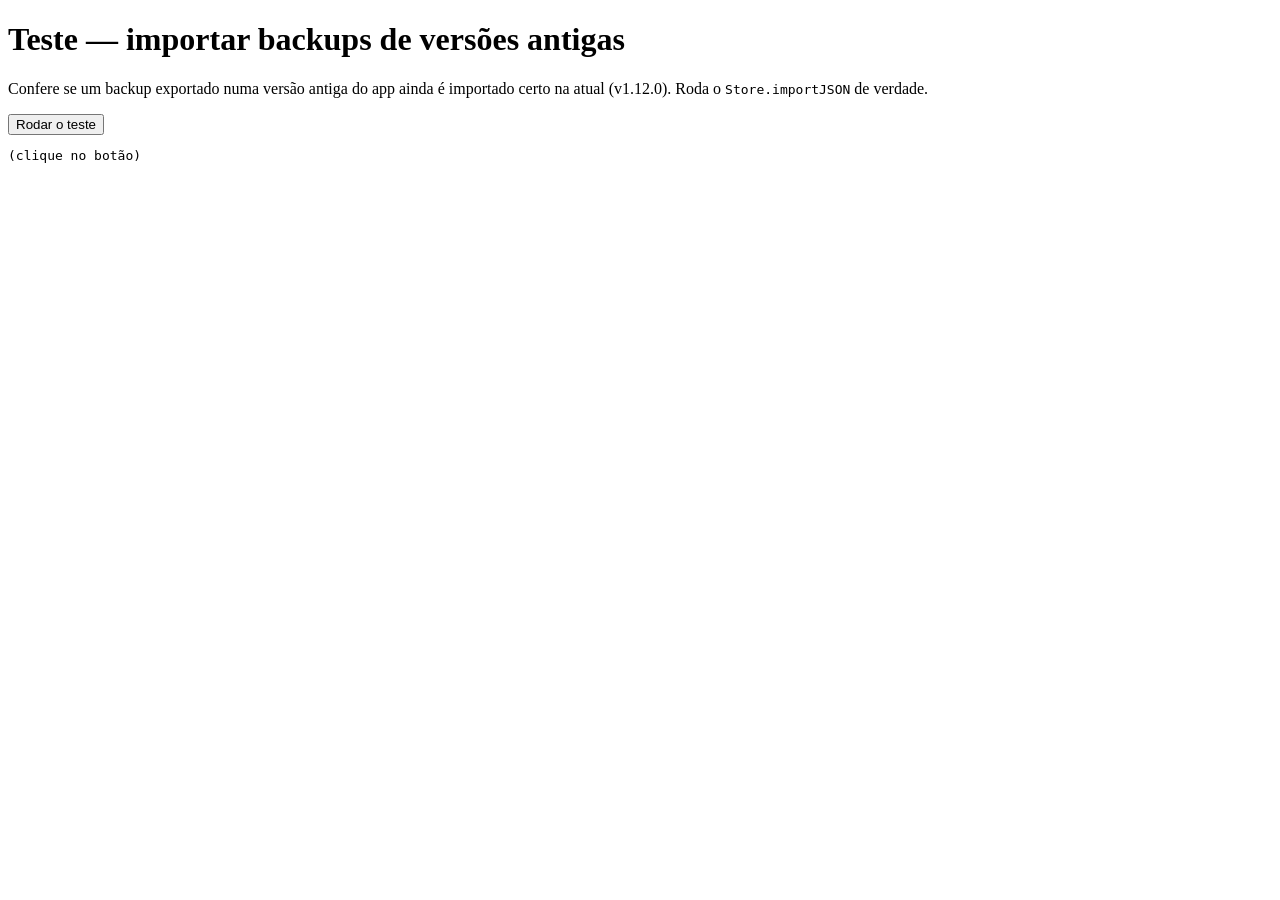
<file: testes/_teste_importacao.html>
<!DOCTYPE html>
<html lang="pt-BR">
<head><meta charset="utf-8"><title>teste: importar backups antigos</title></head>
<body>
<h1>Teste — importar backups de versões antigas</h1>
<p>Confere se um backup exportado numa versão antiga do app ainda é importado
   certo na atual (v1.12.0). Roda o <code>Store.importJSON</code> de verdade.</p>
<button id="rodar">Rodar o teste</button>
<pre id="saida">(clique no botão)</pre>
<script>
/* =====================================================================
   BLINDAGEM DE SESSÃO
   Esta página roda na MESMA origem do app — se você estiver logado, o
   store.js carregaria a sessão de verdade e o Store.importJSON() poderia
   empurrar os dados de teste para a sua nuvem. Escondemos a chave de
   sessão enquanto o teste roda e devolvemos no fim.
   ===================================================================== */
(function () {
  var CHAVE = "fin_session_v1";
  try {
    var guardada = sessionStorage.getItem("sessao_guardada_pelo_teste");
    if (guardada === null && localStorage.getItem(CHAVE) !== null) {
      sessionStorage.setItem("sessao_guardada_pelo_teste", localStorage.getItem(CHAVE));
      localStorage.removeItem(CHAVE);
    }
    window.addEventListener("beforeunload", devolver);
  } catch (e) { /* sem storage (modo privado?): segue sem blindar */ }

  function devolver() {
    try {
      var g = sessionStorage.getItem("sessao_guardada_pelo_teste");
      if (g !== null) {
        localStorage.setItem(CHAVE, g);
        sessionStorage.removeItem("sessao_guardada_pelo_teste");
      }
    } catch (e) { /* nada a fazer */ }
  }
  window.__devolverSessao = devolver;
})();
</script>
<script src="../store.js"></script>
<script>
/* guardas: o teste roda com a sessão escondida (ver o bloco de blindagem
   acima), então ele NUNCA toca nos dados da nuvem. Ainda assim avisamos. */
var sessaoVisivel = false;
try { sessaoVisivel = localStorage.getItem("fin_session_v1") !== null; } catch (e) {}
if (sessaoVisivel) {
  document.getElementById("saida").textContent =
    "⚠️ A sessão não foi escondida — saia da sua conta ou use a conta de teste.";
}

const FIXTURES = [
  {
    ar: "backups-antigos/v1-4-0.json",
    rot: "v1.4.0 — sem contas, sem cartões, campo 'value', saldo inicial em settings",
    testes: [
      ["importou os 6 lançamentos", function (r) { return r.tx === 6; }],
      ["criou contas padrão (o backup não tinha)", function (r) { return Store.data.accounts.length >= 1; }],
      ["saldo inicial foi para a conta (não ficou em settings)", function (r) {
        return Store.data.settings.initialBalance === 0 &&
               Store.data.accounts.some(function (a) { return a.opening === 150000; });
      }],
      ["'value' virou 'amount' (sem R$ NaN)", function (r) {
        return Store.data.transactions.every(function (t) {
          return typeof t.amount === "number" && t.amount > 0 && !("value" in t);
        });
      }],
      ["valor de um lançamento preservado", function (r) {
        var t = Store.data.transactions.find(function (x) { return x.id === "tx_v4_1"; });
        return t && t.amount === 320000;
      }],
      ["sem cartões nem terceiros", function (r) {
        return Store.data.cards.length === 0 && Store.data.third.length === 0;
      }]
    ]
  },
  {
    ar: "backups-antigos/v1-6-0.json",
    rot: "v1.6.0 — cartões sem 'kind', terceiros com who/desc/value/paid",
    testes: [
      ["importou os 5 lançamentos", function (r) { return r.tx === 5; }],
      ["cartão ganhou kind='credito' por padrão", function (r) {
        return Store.data.cards.length === 1 && Store.data.cards[0].kind === "credito";
      }],
      ["terceiro: 'who' virou 'person'", function (r) {
        var t = Store.data.third.find(function (x) { return x.id === "td_v6_1"; });
        return t && t.person === "João" && !("who" in t);
      }],
      ["terceiro: 'desc' virou 'note'", function (r) {
        var t = Store.data.third.find(function (x) { return x.id === "td_v6_1"; });
        return t && t.note === "Jantar" && !("desc" in t);
      }],
      ["terceiro: 'value' virou 'amount'", function (r) {
        var t = Store.data.third.find(function (x) { return x.id === "td_v6_1"; });
        return t && t.amount === 45000 && !("value" in t);
      }],
      ["terceiro: paid=false virou status='open'", function (r) {
        var t = Store.data.third.find(function (x) { return x.id === "td_v6_1"; });
        return t && t.status === "open" && !("paid" in t);
      }],
      ["terceiro: paid=true virou status='paid' + paidAt", function (r) {
        var t = Store.data.third.find(function (x) { return x.id === "td_v6_2"; });
        return t && t.status === "paid" && !!t.paidAt;
      }],
      ["parcelas do grupo mantidas (gid/n/total)", function (r) {
        var g = Store.data.transactions.filter(function (t) { return t.group && t.group.gid === "g_v6_1"; });
        return g.length === 2 && g[0].group.total === 12;
      }]
    ]
  },
  {
    ar: "backups-antigos/v1-10-0.json",
    rot: "v1.10.0 — kind nos cartões, transferências, categorias faltando",
    testes: [
      ["importou os 6 lançamentos", function (r) { return r.tx === 6; }],
      ["3 cartões, cada um com o seu kind", function (r) {
        var ks = Store.data.cards.map(function (c) { return c.kind; }).sort();
        return Store.data.cards.length === 3 &&
               ks.join(",") === "credito,emprestimo,vale";
      }],
      ["transferência importada", function (r) {
        return Store.data.transfers.length === 1 && Store.data.transfers[0].amount === 100000;
      }],
      ["categorias faltantes foram anexadas", function (r) {
        /* o fixture só trazia 3 categorias; as padrão precisam completar */
        return Store.data.categories.length > 3 &&
               Store.data.categories.some(function (c) { return c.id === "out_lazer"; }) &&
               Store.data.categories.some(function (c) { return c.id === "in_freela"; });
      }],
      ["categorias originais preservadas na ordem", function (r) {
        return Store.data.categories[0].id === "out_moradia";
      }],
      ["vale e empréstimo mantiveram o kind (não viraram crédito)", function (r) {
        var v = Store.data.cards.find(function (c) { return c.id === "card_v10_2"; });
        var e = Store.data.cards.find(function (c) { return c.id === "card_v10_3"; });
        return v && v.kind === "vale" && e && e.kind === "emprestimo";
      }],
      ["terceiro com status='paid' e paidAt preservados", function (r) {
        var t = Store.data.third.find(function (x) { return x.id === "td_v10_2"; });
        return t && t.status === "paid" && t.paidAt === "2026-10-22";
      }],
      ["fatura do mês bate com o esperado", function (r) {
        /* outubro/2026: Itaú = mercado 623,40 + terceiros João 450 + Maria 125 */
        var inv = Store.cardInvoice("card_v10_1", "2026-10");
        return inv.total === 62340 + 45000 + 12500 && inv.others === 45000 + 12500;
      }]
    ]
  },
  {
    ar: "backups-antigos/v1-4-0.json",
    rot: "degradação — arquivo corrompido (JSON inválido e 'não é backup')",
    esperaErro: true,
    testes: [
      ["JSON inválido é recusado", null],
      ["objeto sem 'transactions' é recusado", null]
    ]
  }
];

function ler(ar) {
  return fetch(ar, { cache: "no-store" }).then(function (r) { return r.json(); });
}

document.getElementById("rodar").onclick = function () {
  var btn = this, saida = document.getElementById("saida");
  btn.disabled = true; saida.textContent = "Rodando...";
  var totalOk = 0, totalFalhas = 0, linhas = [];

  /* snapshot do que estava antes, para restaurar no fim */
  var antes = JSON.parse(JSON.stringify(Store.data || {}));

  var cadeia = Promise.resolve();

  FIXTURES.forEach(function (fx) {
    cadeia = cadeia.then(function () {
      /* caso 4: arquivos que DEVEM falhar (testados à parte) */
      if (fx.esperaErro) {
        var casos = [
          ["JSON inválido", "{isso não é json"],
          ["sem transactions", '{"version":"1.4.0","foo":1}'],
          ["não parece backup", '{"transactions":"não é lista"}'],
          ["vazio", ""]
        ];
        casos.forEach(function (c) {
          var recusou = false;
          try { Store.importJSON(c[1]); } catch (e) { recusou = true; }
          if (recusou) { totalOk++; linhas.push("  ✅ recusou: " + c[0]); }
          else { totalFalhas++; linhas.push("  ❌ ACEITOU arquivo ruim: " + c[0]); }
        });
        linhas.push("");
        return;
      }
      return ler(fx.ar).then(function (json) {
        var r = Store.importJSON(JSON.stringify(json));
        linhas.push("── " + fx.rot);
        fx.testes.forEach(function (t) {
          var okk = false, erro = null;
          try { okk = !!t[1](r); } catch (e) { erro = String(e && e.message || e); }
          if (okk) { totalOk++; linhas.push("  ✅ " + t[0]); }
          else { totalFalhas++; linhas.push("  ❌ " + t[0] + (erro ? "  (" + erro + ")" : "")); }
        });
        linhas.push("");
      });
    });
  });

  cadeia.then(function () {
    /* devolve o estado de antes — o teste não deixa sujeira */
    try {
      Store.importJSON(JSON.stringify(antes));
      linhas.push("(dados de antes restaurados ✓)");
    } catch (e) {
      linhas.push("(não deu para restaurar o estado de antes — " + e.message + ")");
    }
    /* devolve a sessão que a blindagem escondeu */
    if (typeof window.__devolverSessao === "function") window.__devolverSessao();
    linhas.push("");
    linhas.push("total: " + totalOk + " ok · " + totalFalhas + " falha(s)");
    saida.textContent = linhas.join("\n");
    btn.disabled = false;
  }).catch(function (e) {
    saida.textContent = "❌ parou no meio: " + (e && e.message ? e.message : e) + "\n\n" + linhas.join("\n");
    btn.disabled = false;
  });
};
</script>
</body>
</html>
</file>
<file: styles.css>
/* ===== Minha Vida Financeira — estilos (mobile-first) ===== */
:root {
  --bg: #f4f6fa;
  color-scheme: light; /* Samsung/Chrome: não aplicar modo escuro automático */
  --card: #ffffff;
  --ink: #0f172a;
  --ink-2: #64748b;
  --ink-3: #94a3b8;
  --line: #e6eaf2;
  --brand: #10b981;
  --brand-d: #059669;
  --brand-soft: #e7f8f2;
  --in: #16a34a;
  --in-soft: #eafaf0;
  --out: #e11d48;
  --out-soft: #fdeef2;
  --warn: #d97706;
  --warn-soft: #fef4e6;
  --blue: #2563eb;
  --blue-soft: #eaf1fe;
  --radius: 18px;
  --shadow: 0 6px 24px rgba(15, 23, 42, 0.07);
  --nav-h: 66px;
}

* { box-sizing: border-box; -webkit-tap-highlight-color: transparent; }

/* o atributo hidden precisa vencer o display das classes (ex.: .seg é flex
   e escondia só quando o elemento era filho de outro já escondido) */
[hidden] { display: none !important; }

html, body {
  margin: 0;
  padding: 0;
  background: var(--bg);
  color: var(--ink);
  font-family: -apple-system, BlinkMacSystemFont, "Segoe UI", Roboto, Arial, sans-serif;
  font-size: 16px;
  overscroll-behavior-y: none;
  -webkit-text-size-adjust: 100%;
}

button, input, select, textarea { font-family: inherit; font-size: inherit; color: inherit; }
button {
  cursor: pointer; border: none; background: none;
  touch-action: manipulation; /* elimina espera de zoom por duplo toque */
}

#app {
  max-width: 520px;
  margin: 0 auto;
  min-height: 100vh;
  min-height: 100dvh; /* acompanha a barra do Chrome que some ao rolar */
  position: relative;
}

#view {
  padding: 0 16px calc(var(--nav-h) + 90px);
  animation: fade .18s ease;
}
@keyframes fade { from { opacity: 0; transform: translateY(6px); } to { opacity: 1; transform: none; } }

/* ---------- cabeçalho ---------- */
.top {
  position: sticky;
  top: 0;
  z-index: 20;
  background: var(--bg);
  /* respeita a barra de status / furo da câmera no modo aplicativo */
  padding: max(16px, calc(env(safe-area-inset-top, 0px) + 10px)) 0 8px;
  display: flex;
  align-items: center;
  justify-content: space-between;
  gap: 10px;
}
.top h1 { font-size: 20px; margin: 0; letter-spacing: -.3px; }
.top .sub { font-size: 12.5px; color: var(--ink-2); margin-top: 2px; }
.top > div:first-child { min-width: 0; }
.top > div:last-child { flex-shrink: 0; }

.month-nav {
  display: flex;
  align-items: center;
  gap: 4px;
  background: var(--card);
  border: 1px solid var(--line);
  border-radius: 999px;
  padding: 4px;
  box-shadow: var(--shadow);
}
.month-nav button {
  width: 30px; height: 30px;
  border-radius: 50%;
  color: var(--ink-2);
  font-size: 16px;
  display: grid; place-items: center;
  position: relative;
}
/* área de toque de 44px sem mudar o visual */
.month-nav button::after { content: ""; position: absolute; inset: -7px; }
.month-nav button:active { background: var(--line); }
.month-nav .mlabel {
  font-size: 13.5px; font-weight: 600;
  min-width: 96px; text-align: center;
  text-transform: capitalize;
}
.month-nav .lb-short { display: none; }

.icon-btn {
  width: 38px; height: 38px;
  border-radius: 12px;
  background: var(--card);
  border: 1px solid var(--line);
  display: grid; place-items: center;
  font-size: 17px;
  box-shadow: var(--shadow);
}

/* ---------- cartões / blocos ---------- */
.card {
  background: var(--card);
  border: 1px solid var(--line);
  border-radius: var(--radius);
  padding: 16px;
  box-shadow: var(--shadow);
  margin-bottom: 12px;
}
.card.pad0 { padding: 0; overflow: hidden; }

.hero {
  background: linear-gradient(135deg, #0f172a, #1e293b);
  color: #fff;
  border: none;
  border-radius: 22px;
  padding: 20px;
  position: relative;
  overflow: hidden;
}
.hero::after {
  content: "";
  position: absolute;
  right: -40px; top: -50px;
  width: 160px; height: 160px;
  border-radius: 50%;
  background: rgba(16, 185, 129, .28);
  filter: blur(6px);
}
.hero .label { font-size: 12.5px; opacity: .75; text-transform: uppercase; letter-spacing: .8px; }
.hero .value { font-size: 34px; font-weight: 700; margin-top: 6px; letter-spacing: -1px; }
.hero .value.neg { color: #fda4af; }
.hero .carry {
  font-size: 12.5px;
  opacity: .85;
  margin-top: 7px;
  position: relative;
  z-index: 1;
}
.hero .carry .ini { opacity: .7; margin-left: 4px; }
.hero .row .v.neg { color: #fda4af; }
.hero .row { display: flex; gap: 14px; margin-top: 16px; position: relative; z-index: 1; }
.hero .row > div {
  flex: 1;
  background: rgba(255, 255, 255, .10);
  border-radius: 12px;
  padding: 9px 11px;
}
.hero .row .k { font-size: 12px; opacity: .8; display: flex; align-items: center; gap: 5px; }
.hero .row .v { font-size: 15.5px; font-weight: 700; margin-top: 3px; }
/* v1.6.5: terceiros — quanto falta receber somando todos os meses */
.hero .hero-geral {
  font-size: 12.5px;
  opacity: .85;
  margin-top: 12px;
  padding-top: 9px;
  border-top: 1px solid rgba(255, 255, 255, .18);
  position: relative;
  z-index: 1;
}
.dot { width: 8px; height: 8px; border-radius: 50%; display: inline-block; }
.dot.g { background: #34d399; }
.dot.r { background: #fb7185; }
.dot.y { background: #fbbf24; }
.dot.b { background: #60a5fa; }

.grid3 { display: grid; grid-template-columns: repeat(3, 1fr); gap: 10px; margin-bottom: 12px; }
.mini {
  background: var(--card);
  border: 1px solid var(--line);
  border-radius: 16px;
  padding: 12px;
  box-shadow: var(--shadow);
}
.mini .k { font-size: 11.5px; color: var(--ink-2); display: flex; align-items: center; gap: 5px; }
.mini .v { font-size: 15px; font-weight: 700; margin-top: 5px; word-break: break-word; }
.mini.ok .v { color: var(--in); }
.mini.bad .v { color: var(--out); }
.mini.warn .v { color: var(--warn); }

.sec-title {
  display: flex; align-items: center; justify-content: space-between;
  font-size: 13px; font-weight: 700; color: var(--ink-2);
  text-transform: uppercase; letter-spacing: .7px;
  margin: 18px 2px 8px;
}
.sec-title a, .sec-title button { color: var(--brand-d); font-size: 13px; font-weight: 600; text-transform: none; letter-spacing: 0; }

/* ---------- lista de lançamentos ---------- */
.day-group { margin-bottom: 6px; }
.day-label {
  font-size: 12px; color: var(--ink-3); font-weight: 600;
  margin: 12px 4px 6px; text-transform: capitalize;
}
.rows { background: var(--card); border: 1px solid var(--line); border-radius: 16px; overflow: hidden; box-shadow: var(--shadow); }
.row-item {
  display: flex; align-items: center; gap: 12px;
  padding: 12px 14px;
  border-bottom: 1px solid var(--line);
  width: 100%;
  text-align: left;
}
.row-item:last-child { border-bottom: none; }
.row-item:active { background: #f8fafc; }
.row-ico {
  width: 40px; height: 40px; border-radius: 12px;
  background: var(--bg);
  display: grid; place-items: center; font-size: 19px;
  flex-shrink: 0;
}
.row-mid { flex: 1; min-width: 0; }
.row-mid .t { font-size: 15px; font-weight: 600; white-space: nowrap; overflow: hidden; text-overflow: ellipsis; }
.row-mid .s { font-size: 12.5px; color: var(--ink-2); margin-top: 2px; display: flex; gap: 6px; flex-wrap: wrap; align-items: center; }
.pill {
  font-size: 11px; font-weight: 700; padding: 3px 8px;
  border-radius: 999px; background: var(--bg); color: var(--ink-2);
  border: 1px solid var(--line); white-space: nowrap;
}
.pill.card-pill { background: var(--blue-soft); color: var(--blue); border-color: transparent; }
.pill.parcela { background: var(--warn-soft); color: var(--warn); border-color: transparent; }
.row-val { font-weight: 700; font-size: 15.5px; white-space: nowrap; }
.row-val.in { color: var(--in); }
.row-val.out { color: var(--ink); }

/* ---------- cartões de crédito ---------- */
.cc {
  border-radius: 18px;
  padding: 16px;
  color: #fff;
  margin-bottom: 12px;
  position: relative;
  overflow: hidden;
  box-shadow: var(--shadow);
}
.cc .nm { font-weight: 700; font-size: 16px; }
.cc .num { font-size: 13px; opacity: .85; letter-spacing: 2px; margin-top: 2px; }
.cc .inv { font-size: 26px; font-weight: 700; margin-top: 14px; letter-spacing: -.5px; }
.cc .inv small { font-size: 11.5px; font-weight: 600; opacity: .8; display: block; text-transform: uppercase; letter-spacing: .7px; }
.cc .meta { display: flex; gap: 16px; margin-top: 12px; font-size: 12.5px; opacity: .92; }
.cc .meta b { display: block; font-size: 14px; }
.cc-actions { position: absolute; top: 14px; right: 14px; display: flex; gap: 6px; }
.cc-actions button {
  width: 30px; height: 30px; border-radius: 9px;
  background: rgba(255,255,255,.18); color: #fff; font-size: 14px;
  display: grid; place-items: center;
  position: relative;
}
.cc-actions button::after { content: ""; position: absolute; inset: -7px; }
/* etiqueta do tipo no rosto do cartão: crédito · vale (VR/VA) · empréstimo */
.cc-badge {
  display: inline-block; font-size: 10.5px; font-weight: 800;
  text-transform: uppercase; letter-spacing: .7px;
  background: rgba(255,255,255,.22); color: #fff;
  border-radius: 999px; padding: 3px 9px; margin-bottom: 7px;
}
/* botão dentro do cartão (ex.: lançar o crédito do VR/VA do mês) */
.cc-btn {
  display: block; width: 100%; margin-top: 11px; border: 0;
  background: rgba(255,255,255,.95); color: var(--ink);
  font-weight: 700; font-size: 13px;
  border-radius: 11px; padding: 10px; text-align: center;
}
.cc-btn:active { transform: scale(.985); }
.bar { height: 7px; border-radius: 99px; background: rgba(255,255,255,.25); margin-top: 12px; overflow: hidden; }
.bar > i { display: block; height: 100%; background: #fff; border-radius: 99px; }
.bar-lbl { font-size: 11.5px; opacity: .85; margin-top: 6px; }

/* ---------- terceiros ---------- */
.chips { display: flex; gap: 8px; margin: 4px 0 12px; overflow-x: auto; padding-bottom: 2px; }
.chip {
  padding: 8px 15px; border-radius: 999px;
  background: var(--card); border: 1px solid var(--line);
  font-size: 13px; font-weight: 600; color: var(--ink-2); white-space: nowrap;
  min-height: 38px; display: inline-flex; align-items: center;
}
.chip.active { background: var(--ink); color: #fff; border-color: var(--ink); }

.td-item { display: flex; align-items: center; gap: 12px; padding: 13px 14px; border-bottom: 1px solid var(--line); }
.td-item:last-child { border-bottom: none; }
.avatar {
  width: 42px; height: 42px; border-radius: 50%;
  background: var(--brand-soft); color: var(--brand-d);
  display: grid; place-items: center; font-weight: 700; font-size: 16px;
  flex-shrink: 0; text-transform: uppercase;
}
.avatar.paid { background: var(--bg); color: var(--ink-3); }
.status-open { color: var(--warn); font-weight: 700; }
.status-paid { color: var(--in); font-weight: 700; }
.check {
  width: 34px; height: 34px; border-radius: 50%;
  border: 2px solid var(--line); display: grid; place-items: center;
  color: var(--ink-3); font-size: 15px; flex-shrink: 0;
  position: relative;
}
.check::after { content: ""; position: absolute; inset: -6px; }
.check.done { background: var(--in); border-color: var(--in); color: #fff; }

/* ---------- botões ---------- */
.btn {
  display: inline-flex; align-items: center; justify-content: center; gap: 8px;
  background: var(--brand); color: #fff;
  font-weight: 700; font-size: 15px;
  padding: 13px 18px; border-radius: 14px; width: 100%;
}
.btn:active { background: var(--brand-d); }
.btn.ghost { background: var(--card); color: var(--ink); border: 1px solid var(--line); }
.btn.danger { background: var(--out-soft); color: var(--out); }
.btn.small { padding: 9px 14px; font-size: 13.5px; width: auto; border-radius: 11px; }

#fab {
  position: fixed;
  /* 10px mínimos para a barra de gestos do One UI (que às vezes não reporta inset) */
  bottom: calc(var(--nav-h) + 18px + max(env(safe-area-inset-bottom, 0px), 10px));
  /* canto inferior direito da coluna (max 520px), ou da tela se for mais estreita */
  left: min(calc(50% + 186px), calc(100% - 74px));
  width: 58px; height: 58px;
  border-radius: 50%;
  background: var(--brand);
  color: #fff;
  display: grid; place-items: center;
  box-shadow: 0 10px 26px rgba(16, 185, 129, .45);
  z-index: 30;
  transition: transform .15s ease, opacity .15s;
}
#fab:active { transform: scale(.94); }
#fab[hidden] { display: none; }

/* ---------- navegação inferior ---------- */
#tabbar {
  position: fixed;
  bottom: 0; left: 50%; transform: translateX(-50%);
  width: 100%; max-width: 520px;
  height: calc(var(--nav-h) + max(env(safe-area-inset-bottom, 0px), 10px));
  padding-bottom: max(env(safe-area-inset-bottom, 0px), 10px);
  background: rgba(255,255,255,.94);
  backdrop-filter: blur(12px);
  border-top: 1px solid var(--line);
  display: flex;
  z-index: 40;
}
#tabbar button {
  flex: 1;
  display: flex; flex-direction: column; align-items: center; justify-content: center;
  gap: 3px;
  color: var(--ink-3);
  font-size: 11px; font-weight: 600;
  padding-top: 6px;
}
#tabbar .ico { font-size: 20px; line-height: 1; filter: grayscale(1); opacity: .6; }
#tabbar button.active { color: var(--brand-d); }
#tabbar button.active .ico { filter: none; opacity: 1; }

/* ---------- modal / sheet ---------- */
#modal-root:empty { display: none; }
.sheet-back {
  position: fixed; inset: 0;
  background: rgba(15, 23, 42, .45);
  z-index: 50;
  animation: fade .15s ease;
}
.sheet {
  position: fixed;
  left: 50%; bottom: 0; transform: translateX(-50%);
  width: 100%; max-width: 520px;
  background: var(--bg);
  border-radius: 24px 24px 0 0;
  z-index: 51;
  max-height: 92vh;
  max-height: 92dvh;
  overflow-y: auto;
  -webkit-overflow-scrolling: touch;
  padding: 8px 18px calc(24px + max(env(safe-area-inset-bottom, 0px), 10px));
  animation: up .22s cubic-bezier(.2, .8, .3, 1);
}
@keyframes up { from { transform: translate(-50%, 30px); opacity: .4; } to { transform: translate(-50%, 0); opacity: 1; } }
.grab { width: 42px; height: 5px; border-radius: 99px; background: var(--line); margin: 8px auto 12px; }
.sheet h2 { font-size: 18px; margin: 0 0 14px; }

.field { margin-bottom: 13px; }
.field > label { display: block; font-size: 12.5px; font-weight: 700; color: var(--ink-2); margin-bottom: 6px; }
.field input, .field select, .field textarea {
  width: 100%;
  background: var(--card);
  border: 1.5px solid var(--line);
  border-radius: 13px;
  padding: 13px 14px;
  outline: none;
}
.field input:focus, .field select:focus, .field textarea:focus { border-color: var(--brand); }
.field textarea { min-height: 70px; resize: vertical; }
.field .hint { font-size: 12px; color: var(--ink-3); margin-top: 5px; }

/* aviso do ciclo da fatura (v1.9.2): em qual fatura a compra cai
   e onde as parcelas vão nascer */
.ciclo {
  margin-top: 10px;
  border: 1px solid var(--line);
  border-left: 3px solid var(--blue);
  background: var(--blue-soft);
  border-radius: 10px;
  padding: 9px 11px;
  font-size: 12.5px;
  line-height: 1.5;
  color: var(--ink-2);
}
.ciclo b { color: var(--ink); }
.ciclo .dica { display: block; margin-top: 5px; font-size: 11.5px; color: var(--ink-3); }
.row2 { display: grid; grid-template-columns: 1fr 1fr; gap: 10px; }
.row3 { display: grid; grid-template-columns: 1fr 1fr 1fr; gap: 10px; }

.seg {
  display: flex;
  background: var(--card);
  border: 1.5px solid var(--line);
  border-radius: 14px;
  padding: 4px;
  gap: 4px;
  margin-bottom: 13px;
}
.seg label { flex: 1; }
.seg input { display: none; }
.seg span {
  display: block; text-align: center;
  padding: 10px 6px; border-radius: 10px;
  font-weight: 700; font-size: 14px; color: var(--ink-2);
}
.seg input:checked + span { color: #fff; }
.seg .s-in input:checked + span { background: var(--in); }
.seg .s-out input:checked + span { background: var(--out); }

.amount-wrap { position: relative; }
.amount-wrap .cur {
  position: absolute; left: 14px; top: 50%; transform: translateY(-50%);
  color: var(--ink-3); font-weight: 700; font-size: 14px;
}
.amount-wrap input {
  padding-left: 48px;
  font-size: 24px; font-weight: 700;
  letter-spacing: -.5px;
}

.form-actions { display: flex; gap: 10px; margin-top: 6px; }
.form-actions .btn { flex: 1; }
/* diálogo com 3 botões (só esta parcela × compra inteira × cancelar) */
.form-actions.dupla { flex-wrap: wrap; }
.form-actions.dupla .btn { flex: 1 1 45%; }

/* ---------- relatórios ---------- */
.chart {
  display: flex; align-items: flex-end; gap: 8px;
  height: 170px; padding-top: 8px;
}
.chart .col { flex: 1; display: flex; flex-direction: column; align-items: center; height: 100%; justify-content: flex-end; }
.chart .bars { display: flex; gap: 4px; align-items: flex-end; height: 100%; width: 100%; justify-content: center; }
.chart .b { width: 12px; border-radius: 6px 6px 3px 3px; min-height: 3px; }
.chart .b.in { background: var(--in); }
.chart .b.out { background: var(--out); }
.chart .cl { font-size: 11px; color: var(--ink-3); margin-top: 7px; }
.legend { display: flex; gap: 14px; font-size: 12px; color: var(--ink-2); margin-top: 6px; }

.cat-row { margin-bottom: 12px; }
.cat-row .top-l { display: flex; justify-content: space-between; font-size: 13.5px; margin-bottom: 6px; }
.cat-row .top-l b { font-weight: 600; }
.track { height: 9px; background: var(--bg); border-radius: 99px; overflow: hidden; }
.track > i { display: block; height: 100%; border-radius: 99px; background: var(--brand); }
.cat-row .bar-ico { margin-right: 6px; }

.stat-list .s { display: flex; justify-content: space-between; padding: 11px 0; border-bottom: 1px solid var(--line); font-size: 14px; }
.stat-list .s:last-child { border-bottom: none; }
.stat-list .s span { color: var(--ink-2); }
.stat-list .s b { font-weight: 700; }

/* ---------- estados vazios ---------- */
.empty {
  text-align: center;
  padding: 42px 20px;
  color: var(--ink-2);
}
.empty .big { font-size: 44px; margin-bottom: 10px; }
.empty h3 { margin: 0 0 6px; color: var(--ink); font-size: 16.5px; }
.empty p { margin: 0 0 18px; font-size: 14px; line-height: 1.5; }

/* ---------- toast ---------- */
#toast {
  position: fixed;
  bottom: calc(var(--nav-h) + 84px);
  left: 50%; transform: translateX(-50%) translateY(12px);
  background: var(--ink); color: #fff;
  padding: 11px 18px; border-radius: 12px;
  font-size: 14px; font-weight: 600;
  opacity: 0; pointer-events: none;
  transition: .22s;
  z-index: 60;
  max-width: 90%;
  text-align: center;
}
#toast.show { opacity: 1; transform: translateX(-50%) translateY(0); pointer-events: auto; }

/* ---------- versão do app ---------- */
.top .ver {
  display: inline-block;
  margin-left: 8px;
  padding: 2px 8px;
  border-radius: 99px;
  background: var(--card);
  border: 1px solid var(--line);
  color: var(--ink-3);
  font-size: 11.5px;
  font-weight: 700;
  letter-spacing: .2px;
  vertical-align: 3px;
}
.app-version {
  text-align: center;
  font-size: 12px;
  color: var(--ink-3);
  padding: 16px 0 4px;
}
#update-bar {
  position: fixed;
  left: 50%;
  bottom: calc(var(--nav-h) + 14px);
  transform: translateX(-50%);
  z-index: 70;
  display: flex;
  align-items: center;
  gap: 10px;
  background: var(--ink);
  color: #fff;
  font-size: 13.5px;
  padding: 10px 12px 10px 16px;
  border-radius: 14px;
  box-shadow: 0 8px 24px rgba(15, 23, 42, .28);
  max-width: calc(100% - 24px);
}
#update-bar b { font-weight: 700; }
#update-bar button {
  border: 0;
  background: #4ade80;
  color: #052e16;
  font-weight: 700;
  font-size: 13px;
  padding: 7px 14px;
  border-radius: 10px;
  cursor: pointer;
}

.kv { display: flex; justify-content: space-between; padding: 9px 0; font-size: 14px; border-bottom: 1px dashed var(--line); }
.kv:last-child { border-bottom: none; }
.kv span { color: var(--ink-2); }
.kv b { font-weight: 700; }
.kv b.g { color: var(--in); }
.kv b.r { color: var(--out); }

.settings-list button {
  width: 100%; display: flex; align-items: center; gap: 12px;
  padding: 14px 4px; border-bottom: 1px solid var(--line);
  font-size: 15px; text-align: left;
}
.settings-list button:last-child { border-bottom: none; }
.settings-list .arrow { margin-left: auto; color: var(--ink-3); }
.settings-list.danger { margin-top: 14px; border: 1px solid var(--out-soft); border-radius: 14px; padding: 0 12px; background: var(--out-soft); }
.settings-list.danger button { color: var(--out); font-weight: 600; }

/* ---------- cartão de backup ---------- */
.bk { padding: 15px; }
.bk-resumo { font-size: 14px; font-weight: 600; }
.bk-ultimo { font-size: 12.5px; color: var(--ink-2); margin-top: 4px; }
.bk-ultimo span { color: var(--ink-3); }
.bk-ultimo.warn { color: var(--warn); font-weight: 700; }
.bk-ultimo.warn span { color: var(--warn); opacity: .85; }
.bk-btns { display: flex; gap: 10px; margin-top: 13px; }
.bk-btns .btn { flex: 1; }
.bk-dica { font-size: 12px; color: var(--ink-3); margin-top: 11px; line-height: 1.5; }
.bk-dica b { color: var(--ink-2); }

.tag-list { display: flex; flex-wrap: wrap; gap: 8px; }
.tag {
  display: inline-flex; align-items: center; gap: 6px;
  background: var(--card); border: 1px solid var(--line);
  padding: 7px 10px; border-radius: 999px; font-size: 13px;
}
.tag button { color: var(--out); font-weight: 700; line-height: 1; }

/* ---------- telas estreitas (zoom/tamanho de tela do Galaxy) ----------
   O S20 FE roda com ~412px de largura; se você aumentar o "tamanho da tela"
   nas configurações do celular, ele cai para 360-380px — daí este bloco. */
@media (max-width: 400px) {
  #view { padding-left: 12px; padding-right: 12px; }
  .top { padding-left: 0; padding-right: 0; }
  .top h1 { font-size: 19px; }
  .month-nav { padding: 3px; }
  .month-nav button { width: 28px; height: 28px; }
  .month-nav .mlabel { min-width: 58px; font-size: 13px; }
  .month-nav .lb-full { display: none; }
  .month-nav .lb-short { display: inline; }
  .hero { padding: 17px; }
  .hero .value { font-size: 30px; }
  .hero .row { gap: 8px; margin-top: 13px; }
  .hero .row > div { padding: 8px 9px; }
  .hero .row .v { font-size: 14.5px; }
  .grid3 { gap: 8px; }
  .mini { padding: 10px; }
  .mini .v { font-size: 14.5px; }
  .card { padding: 14px; }
  .row-item { padding: 12px; gap: 10px; }
  .row-val { font-size: 15px; }
  .cc .inv { font-size: 24px; }
  .sheet { padding-left: 14px; padding-right: 14px; }
}

@media (min-width: 521px) {
  body { background: #e9edf5; }
  #app { box-shadow: 0 0 60px rgba(15,23,42,.10); min-height: 100vh; }
}

/* =====================================================================
   v1.3.0 — ORÇAMENTO, CONTAS FIXAS E BLOQUEIO
   ===================================================================== */

/* --- orçamento por categoria --- */
.orc-valor { font-weight: 700; font-size: 13px; }
.orc-valor.quase { color: var(--warn); }
.orc-valor.estourou { color: var(--out); }
.orc-dica { font-size: 11.5px; color: var(--ink-3); margin-top: 5px; line-height: 1.4; }
.orc-dica.quase { color: var(--warn); }
.orc-dica.estourou { color: var(--out); font-weight: 600; }
.field.orc-linha { display: flex; align-items: center; justify-content: space-between; gap: 12px; padding: 7px 0; border-bottom: 1px dashed var(--line); }
.field.orc-linha:last-of-type { border-bottom: none; }
.field.orc-linha label { font-size: 13.5px; font-weight: 600; color: var(--ink-2); flex: 1; }
.field.orc-linha .amount-wrap { width: 148px; flex: none; }
.field.orc-linha .amount-wrap input { font-size: 16px; padding: 9px 10px 9px 34px; height: auto; }

/* --- contas fixas --- */
.rec-item { display: flex; align-items: center; gap: 11px; padding: 12px 12px 12px 14px; border-bottom: 1px solid var(--line); }
.rec-item:last-child { border-bottom: none; }
.rec-item .row-mid { flex: 1; min-width: 0; }
.rec-item .row-mid .t { font-size: 14.5px; font-weight: 600; overflow: hidden; text-overflow: ellipsis; white-space: nowrap; }
.rec-item .row-mid .s { font-size: 12px; color: var(--ink-3); margin-top: 3px; display: flex; align-items: center; gap: 7px; flex-wrap: wrap; }
.rec-del { flex: none; width: 44px; height: 44px; border: none; background: none; color: var(--ink-3); font-size: 24px; line-height: 1; border-radius: 50%; cursor: pointer; }
.rec-del:active { background: #f2f4f9; color: var(--out); }

/* --- textos de folha (sheet) --- */
.sheet-intro { font-size: 13.5px; color: var(--ink-2); line-height: 1.55; margin: -4px 0 14px; }

/* =====================================================================
   BLOQUEIO DO APP
   ===================================================================== */
.lock { position: fixed; inset: 0; z-index: 95; background: var(--bg); display: flex; align-items: center; justify-content: center; padding: 24px; overscroll-behavior: contain; }
.lock-box { width: 100%; max-width: 330px; text-align: center; }
.lock-box.shake { animation: shake .4s; }
@keyframes shake { 0%,100% { transform: translateX(0); } 25% { transform: translateX(-9px); } 50% { transform: translateX(9px); } 75% { transform: translateX(-5px); } }
.lock-ico { font-size: 44px; line-height: 1; margin-bottom: 10px; }
.lock-box h2 { font-size: 18px; margin: 0 0 6px; }
.lock-msg { font-size: 13px; color: var(--ink-3); margin-bottom: 16px; }
.pin-dots { display: flex; justify-content: center; gap: 13px; margin-bottom: 10px; min-height: 16px; }
.pin-dots i { width: 13px; height: 13px; border-radius: 50%; background: #d9dfeb; display: block; }
.pin-dots i.on { background: var(--brand); transform: scale(1.12); }
.lock-err { font-size: 13px; color: var(--out); font-weight: 600; min-height: 18px; margin-bottom: 6px; }
.keypad { display: grid; grid-template-columns: repeat(3, 1fr); gap: 11px; max-width: 268px; margin: 0 auto; }
.keypad button { height: 56px; border: none; border-radius: 16px; background: #fff; box-shadow: 0 1px 3px rgba(15,23,42,.12); font-size: 21px; font-weight: 600; color: var(--ink); cursor: pointer; touch-action: manipulation; -webkit-tap-highlight-color: transparent; }
.keypad button:active { background: var(--brand); color: #fff; transform: scale(.96); }
.keypad .kp-bio { font-size: 22px; }
.keypad .kp-bio.hide { visibility: hidden; }
.lock-rec-link { margin-top: 18px; background: none; border: none; color: var(--ink-3); font-size: 13px; text-decoration: underline; cursor: pointer; padding: 8px; }
.lock-rec { margin-top: 6px; }
.lock-rec .lock-msg { margin-bottom: 10px; }
.lock-rec-form { display: flex; gap: 8px; }
.lock-rec-form input { flex: 1; min-width: 0; text-transform: uppercase; letter-spacing: 2px; text-align: center; font-weight: 700; }
.lock-rec-form .btn { flex: none; }
.rec-code { text-align: center; font-size: 30px; font-weight: 800; letter-spacing: 7px; color: var(--brand-d); background: var(--brand-soft); border: 1px dashed var(--brand); border-radius: 14px; padding: 16px 10px; margin: 6px 0 4px; }
.btn.small { padding: 10px 14px; font-size: 13.5px; }

/* v1.4.0 — entradas por categoria no relatório */
.cat-row.cat-in .track > i { background: var(--in); }

/* v1.5.0 — contas com saldo separado */
.acc-row { display: flex; align-items: center; justify-content: space-between; gap: 12px; padding: 13px 16px; border-bottom: 1px solid var(--line); font-size: 15px; }
.acc-row .ai { font-weight: 600; color: var(--ink-2); min-width: 0; overflow: hidden; text-overflow: ellipsis; white-space: nowrap; }
.acc-row b { font-size: 15.5px; font-weight: 700; flex: none; }
.acc-row b.neg { color: var(--out); }
.acc-row.total { border-bottom: none; background: var(--bg); font-weight: 700; }
.acc-row.total b { color: var(--brand); }
.acc-mov { padding: 9px 16px 13px; font-size: 12.5px; color: var(--ink-3); background: var(--bg); border-top: 1px dashed var(--line); }
.acc-linha { gap: 8px; }
.acc-linha .ai { font-size: 17px; flex: none; }
.acc-linha .acc-name { flex: 1; min-width: 0; font-weight: 600; }
.acc-linha .rec-del { margin-right: -10px; }
.seg .s-mv input:checked + span { background: var(--brand); }
.seg .s-rd input:checked + span { background: var(--in); }

/* v1.6.0 — login obrigatório + conta na nuvem */
body.nao-logado #app { display: none; }
#login-root { position: fixed; inset: 0; z-index: 90; background: var(--bg); overflow-y: auto; -webkit-overflow-scrolling: touch; }
#login-root:empty { display: none; background: none; }
.login-box {
  min-height: 100%;
  display: flex;
  flex-direction: column;
  justify-content: center;
  padding: 30px 22px calc(26px + env(safe-area-inset-bottom));
  max-width: 440px;
  margin: 0 auto;
}
.login-logo { width: 62px; height: 62px; display: block; margin: 0 auto 14px; }
.login-box h1 { font-size: 21px; text-align: center; margin: 0 0 8px; letter-spacing: -0.2px; }
.login-sub { text-align: center; color: var(--ink-2); font-size: 14.5px; line-height: 1.5; margin: 0 0 22px; }
.btn-google {
  width: 100%;
  display: flex;
  align-items: center;
  justify-content: center;
  gap: 10px;
  background: var(--card);
  color: var(--ink);
  border: 1.5px solid var(--line);
  font-weight: 600;
}
.btn-google .g-ico { color: #4285f4; font-weight: 800; font-size: 18px; }
.login-div { display: flex; align-items: center; gap: 12px; margin: 18px 0 14px; color: var(--ink-3); font-size: 13px; }
.login-div::before, .login-div::after { content: ""; height: 1px; background: var(--line); flex: 1; }
.login-box input[type="email"], .login-box input[type="password"] {
  width: 100%;
  padding: 13px 14px;
  margin-bottom: 10px;
  border: 1.5px solid var(--line);
  border-radius: 13px;
  background: var(--card);
  font-size: 16px; /* >=16px: o Chrome não dá zoom automático no campo */
  outline: none;
}
.login-box input:focus { border-color: var(--brand); }
.login-btns { display: flex; gap: 10px; }
.login-btns .btn { flex: 1; }
.login-err { color: var(--out); font-size: 13.5px; min-height: 17px; margin: 2px 0 6px; text-align: center; line-height: 1.35; }
.login-link { display: block; text-align: center; margin-top: 18px; font-size: 13px; color: var(--ink-3); text-decoration: none; }
.conta-email { font-weight: 600; font-size: 15px; word-break: break-all; }
.conta-sync { font-size: 13px; color: var(--brand-d); margin-top: 2px; }
.conta-acoes { display: flex; gap: 10px; }
.conta-acoes .btn { flex: 1; }

/* ============ v1.6.1: seletor "valor total / valor da parcela" ============ */
.seg-vmode { margin-top: 8px; }
.seg-vmode .s-tot input:checked + span { background: var(--brand); }
.seg-vmode .s-pc input:checked + span { background: var(--ink-2); }
#parcPreview { min-height: 17px; }
.hint.strong { font-weight: 600; color: var(--ink); }

/* ---------- Terceiros: menu de visão + linhas por pessoa ---------- */
.td-menu { margin: 2px 0 12px; }
.td-menu select { font-weight: 600; }
.td-item.td-pessoa { width: 100%; text-align: left; background: none; }
.td-item.td-pessoa:active { background: var(--bg); }
.td-pessoa .arrow { color: var(--ink-3); font-size: 20px; font-weight: 700; }
.td-pessoa-val { text-align: right; flex-shrink: 0; }
.td-total-lbl { font-size: 11px; color: var(--ink-3); margin-top: 1px; }

/* ---------- Ajustes: barra deslizante de tamanho da tela ---------- */
.escala-field { margin-top: 4px; }
.escala-row { display: flex; align-items: center; gap: 10px; }
.escala-lbl { font-size: 13px; font-weight: 700; color: var(--ink-2); flex-shrink: 0; }
.escala-row input[type="range"] {
  flex: 1;
  min-width: 0;
  -webkit-appearance: none;
  appearance: none;
  height: 6px;
  border-radius: 999px;
  background: var(--line);
  outline: none;
  padding: 0;
  border: none;
}
.escala-row input[type="range"]::-webkit-slider-thumb {
  -webkit-appearance: none;
  appearance: none;
  width: 26px; height: 26px;
  border-radius: 50%;
  background: var(--brand);
  border: 3px solid #fff;
  box-shadow: var(--shadow);
  cursor: pointer;
}
.escala-row input[type="range"]::-moz-range-thumb {
  width: 22px; height: 22px;
  border-radius: 50%;
  background: var(--brand);
  border: 3px solid #fff;
  box-shadow: var(--shadow);
  cursor: pointer;
}
.escala-row input[type="range"]:focus-visible { box-shadow: 0 0 0 3px var(--brand-soft); }

/* ---------- aviso com botão "Desfazer" ---------- */
#toast { display: flex; align-items: center; gap: 10px; }
.toast-undo {
  background: rgba(255, 255, 255, 0.18);
  border: 1px solid rgba(255, 255, 255, 0.45);
  color: #fff;
  border-radius: 999px;
  padding: 5px 12px;
  font-size: 13px;
  font-weight: 700;
  white-space: nowrap;
  flex-shrink: 0;
}
.toast-undo:active { background: rgba(255, 255, 255, 0.32); }

/* ---------- "Esqueci minha senha" no login ---------- */
.login-forgot {
  display: block;
  width: 100%;
  background: none;
  border: none;
  margin-top: 12px;
  font-size: 13.5px;
  font-weight: 600;
  color: var(--blue);
  text-decoration: underline;
  cursor: pointer;
  padding: 6px;
}

/* ---------- busca dos lançamentos ---------- */
.busca-row {
  display: flex;
  align-items: center;
  gap: 8px;
  background: var(--card);
  border: 1.5px solid var(--line);
  border-radius: 13px;
  padding: 0 12px;
  margin: 2px 0 12px;
}
.busca-row:focus-within { border-color: var(--brand); }
.busca-ico { font-size: 15px; opacity: 0.7; flex-shrink: 0; }
.busca-row input {
  flex: 1;
  min-width: 0;
  border: none;
  background: none;
  outline: none;
  padding: 12px 0;
  font-size: 15px;
}
.busca-row input::-webkit-search-cancel-button { display: none; }
.busca-x {
  border: none;
  background: var(--line);
  width: 24px;
  height: 24px;
  border-radius: 50%;
  font-size: 16px;
  line-height: 1;
  color: var(--ink-2);
  flex-shrink: 0;
  padding: 0;
}

/* ============ v1.8.0: comparativo, agrupamento, QR e comparação ============ */
/* comparativo do mês no cartão do Painel */
.cmp {
  margin-top: 12px;
  font-size: 13.5px;
  line-height: 1.45;
  color: var(--ink-2);
  background: var(--bg);
  border: 1px solid var(--line);
  border-radius: 12px;
  padding: 9px 12px;
}
.cmp.ok { color: var(--in); border-color: rgba(22, 163, 74, 0.35); background: rgba(22, 163, 74, 0.08); }
.cmp.bad { color: var(--out); border-color: rgba(225, 29, 72, 0.35); background: rgba(225, 29, 72, 0.07); }
.cmp b { font-weight: 800; }

/* agrupar lançamentos: por dia × por categoria */
.agrup-row { display: flex; gap: 8px; margin: 0 0 12px; }
.agrup-btn {
  flex: 1;
  border: 1.5px solid var(--line);
  background: var(--card);
  color: var(--ink-2);
  border-radius: 999px;
  padding: 8px 10px;
  font-size: 13px;
  font-weight: 700;
}
.agrup-btn.active { background: var(--brand); border-color: var(--brand); color: #fff; }

/* rótulo do grupo quando a lista está por categoria */
.day-label.gl-cat {
  display: flex;
  justify-content: space-between;
  align-items: center;
  gap: 10px;
  text-transform: none;
}
.day-label.gl-cat .gl-val { color: var(--ink-2); font-weight: 700; }

/* terceiros: botão de marcar vários */
.td-massa { display: flex; justify-content: flex-end; margin: -2px 0 10px; }
.td-massa .btn { width: auto; }

/* receber gasto por QR Code ou link (v1.9.0) */
.td-receber { margin: -4px 0 12px; }
.td-receber .btn { width: 100%; }

/* relatórios: comparação de dois meses lado a lado */
.cmp-card { display: grid; grid-template-columns: 1fr 1fr; gap: 10px; }
.cmp-col {
  background: var(--card);
  border: 1.5px solid var(--line);
  border-radius: 14px;
  padding: 11px 12px;
}
.cmp-col .h {
  font-size: 12px;
  font-weight: 800;
  color: var(--ink-2);
  text-transform: uppercase;
  letter-spacing: 0.5px;
  margin-bottom: 7px;
}
.cmp-col .r {
  display: flex;
  justify-content: space-between;
  align-items: baseline;
  gap: 6px;
  font-size: 13.5px;
  padding: 3px 0;
}
.cmp-col .r span { color: var(--ink-3); }
.cmp-col .r b.in { color: var(--in); }
.cmp-col .r b.out { color: var(--out); }
.cmp-diff {
  margin-top: 10px;
  font-size: 14px;
  line-height: 1.45;
  font-weight: 600;
  color: var(--ink-2);
  background: var(--card);
  border: 1.5px solid var(--line);
  border-radius: 12px;
  padding: 10px 12px;
}
.cmp-diff.ok { color: var(--in); border-color: rgba(22, 163, 74, 0.35); }
.cmp-diff.bad { color: var(--out); border-color: rgba(225, 29, 72, 0.35); }
.cmp-diff b { font-weight: 800; }

/* subtítulo dentro de um cartão (detalhe da categoria) */
.sec-sub {
  font-size: 12px;
  font-weight: 700;
  color: var(--ink-3);
  text-transform: uppercase;
  letter-spacing: 0.5px;
  margin: 14px 2px 7px;
}

/* compartilhar: QR Code + link */
.share-card { text-align: center; }
.qr-img {
  display: block;
  margin: 4px auto 10px;
  border: 1px solid var(--line);
  border-radius: 14px;
  padding: 8px;
  background: #fff;
}
.qr-semnet { font-size: 13px; color: var(--ink-2); margin: 6px 0 10px; }
.qr-url {
  font-size: 13px;
  color: var(--ink-2);
  background: var(--bg);
  border: 1px dashed var(--line);
  border-radius: 10px;
  padding: 8px 10px;
  word-break: break-all;
  margin-bottom: 4px;
}
.share-btns { justify-content: center; }

/* ============ v1.6.4: total da compra ao lado da parcela ============ */
.pill.total-pill {
  background: rgba(0, 0, 0, 0.06);
  color: var(--ink-2);
  border-color: transparent;
}

/* ============ v1.14.0: data da compra ao lado do vencimento ============
   A parcela de cartão é datada no vencimento da fatura; o pill mostra o
   dia em que a compra foi feita, que é o que o usuário digitou. */
.pill.bought-pill {
  background: rgba(16, 185, 129, 0.14);
  color: #047857;
  border-color: transparent;
}

/* ============ v1.13.0: conciliação com o extrato ============ */
.conc-barra-wrap { margin: 10px 0 4px; }
.conc-barra-linha {
  display: flex; justify-content: space-between;
  font-size: 12.5px; color: var(--ink-2); margin-bottom: 5px;
}
.conc-barra {
  height: 8px; border-radius: 999px;
  background: rgba(0, 0, 0, 0.07); overflow: hidden;
}
.conc-barra i {
  display: block; height: 100%; border-radius: 999px;
  transition: width .3s ease;
}
.conc-acoes { display: flex; gap: 8px; margin: 10px 0 4px; }
.conc-acoes .btn { flex: 1; margin-top: 0; }

/* a linha da conferência: toque inteiro, ☐/☑ à esquerda */
.conc-rows { display: flex; flex-direction: column; gap: 6px; }
.conc-row {
  display: flex; align-items: center; gap: 10px; width: 100%;
  text-align: left; background: #fff; border: 1px solid var(--line);
  border-radius: 12px; padding: 10px 12px; cursor: pointer;
  font: inherit; color: inherit; transition: background .15s, border-color .15s;
}
.conc-row:active { transform: scale(.995); }
.conc-row.feito { background: var(--in-soft); border-color: rgba(22, 163, 74, .35); }
.conc-caixa {
  flex: 0 0 24px; width: 24px; height: 24px; border-radius: 7px;
  border: 2px solid var(--ink-3); display: flex; align-items: center;
  justify-content: center; font-size: 14px; color: #fff; line-height: 1;
}
.conc-row.feito .conc-caixa { background: var(--in); border-color: var(--in); }
.conc-txt { flex: 1; min-width: 0; display: flex; flex-direction: column; gap: 2px; }
.conc-desc {
  font-weight: 600; font-size: 14px;
  white-space: nowrap; overflow: hidden; text-overflow: ellipsis;
}
.conc-sub { font-size: 11.5px; color: var(--ink-2); }
.conc-ok { color: var(--in); font-weight: 700; }
.conc-val { font-weight: 700; font-size: 14px; white-space: nowrap; }
.conc-val.g { color: var(--in); }
.conc-val.r { color: var(--out); }

/* dica de baixo da folha */
.conc-dica {
  margin: 12px 0 4px; font-size: 12.5px; color: var(--ink-2);
  background: var(--bg); border-radius: 10px; padding: 10px 12px;
  line-height: 1.5;
}
.conc-dica b { color: var(--ink); }
/* o nav de mês da folha fica centralizado e mais discreto */
.conc-nav { display: flex; justify-content: center; margin: 6px 0 2px; }
.conc-nav .month-nav { border: 0; padding: 0; background: none; }

/* ============ v1.15.0: conta dividida (iFood etc.) ============ */
.split-box {
  border: 1.5px dashed var(--line);
  background: var(--bg);
  border-radius: 14px;
  padding: 12px;
  margin: 6px 0 8px;
}
.chk-row {
  display: flex;
  align-items: flex-start;
  gap: 10px;
  font-size: 14px;
  font-weight: 600;
  color: var(--ink);
  cursor: pointer;
  line-height: 1.35;
}
.chk-row input {
  width: 20px;
  height: 20px;
  margin: 1px 0 0;
  accent-color: var(--brand);
  flex-shrink: 0;
}
.split-prev {
  font-size: 14px;
  color: var(--ink-2);
  background: var(--card);
  border: 1px solid var(--line);
  border-radius: 10px;
  padding: 9px 11px;
  margin: 10px 0 8px;
}
.split-prev b { color: var(--ink); font-weight: 700; }
.pill.split-pill {
  background: rgba(245, 158, 11, 0.16);
  color: #b45309;
  border-color: transparent;
}
.split-card { border: 1.5px solid rgba(245, 158, 11, 0.4); }
.split-card .sc-t {
  font-size: 12.5px;
  font-weight: 700;
  color: var(--ink-2);
  text-transform: uppercase;
  letter-spacing: 0.5px;
}
.split-card .sc-v {
  font-size: 26px;
  font-weight: 800;
  color: var(--ink);
  margin: 4px 0 2px;
}

/* ============ v1.16.0: 💸 Devo (conta dividida recebida) ============ */
.devo-card { border: 1.5px solid rgba(239, 68, 68, 0.4); }
.devo-card .sc-t {
  font-size: 12.5px;
  font-weight: 700;
  color: var(--out);
  text-transform: uppercase;
  letter-spacing: 0.5px;
}
.devo-card .sc-v {
  font-size: 26px;
  font-weight: 800;
  color: var(--out);
  margin: 4px 0 2px;
}
.devo-hero .value { color: var(--out); }
.devo-item { background: rgba(239, 68, 68, 0.05); border-radius: 12px; }
.split-box.split-devo { border-color: rgba(239, 68, 68, 0.45); }
.pill.split-pill.sou-devo {
  background: rgba(239, 68, 68, 0.14);
  color: var(--out);
}
</file>
